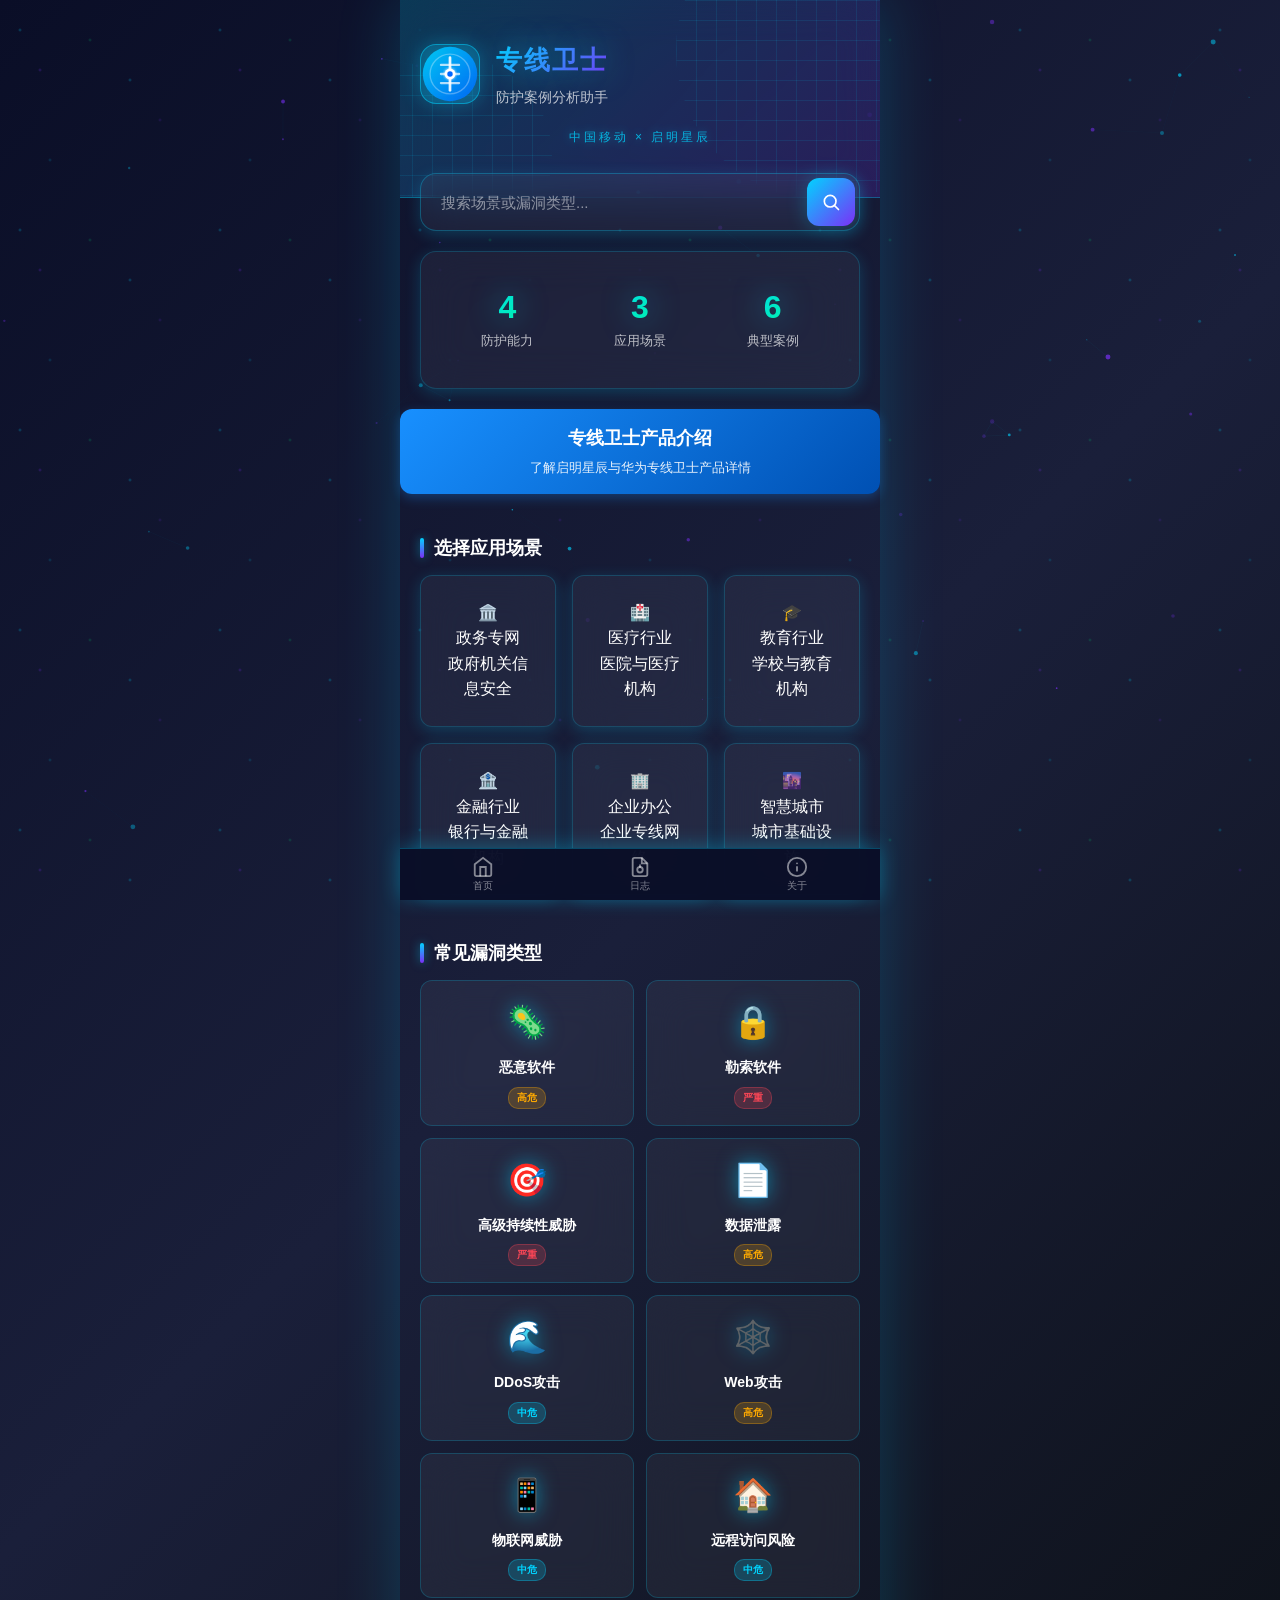
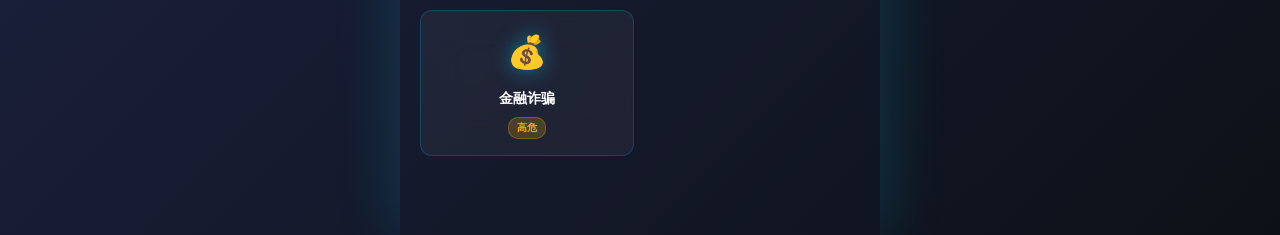
<file: index.html>
<!DOCTYPE html>
<html lang="zh-CN">
<head>
    <meta charset="UTF-8">
    <meta name="viewport" content="width=device-width, initial-scale=1.0, maximum-scale=1.0, user-scalable=no, viewport-fit=cover">
    <meta name="apple-mobile-web-app-capable" content="yes">
    <meta name="apple-mobile-web-app-status-bar-style" content="black-translucent">
    <meta name="theme-color" content="#ffffff">
    <meta name="apple-mobile-web-app-title" content="专线卫士">
    <title>专线卫士 - 防护案例分析助手</title>
    <link rel="stylesheet" href="styles-tech.css">
    <link rel="stylesheet" href="log-analysis-styles.css">
    <link rel="icon" href="data:image/svg+xml,<svg xmlns='http://www.w3.org/2000/svg' viewBox='0 0 100 100'><text y='.9em' font-size='90'>🛡️</text></svg>">
    <style>
        /* 终极适配：确保底部导航栏不被浏览器工具栏遮挡 */
        :root {
            --safe-area-inset-bottom: env(safe-area-inset-bottom, 0px);
            --safe-area-inset-bottom-constant: constant(safe-area-inset-bottom, 0px);
        }
        
        /* 针对不支持env()的浏览器的降级方案 */
        @supports not (padding-bottom: env(safe-area-inset-bottom)) {
            .tab-bar {
                padding-bottom: 60px !important;
            }
            #app {
                padding-bottom: 100px !important;
            }
        }
        
        /* 针对iOS Safari的特殊处理 */
        @supports (-webkit-touch-callout: none) {
            .tab-bar {
                padding-bottom: calc(70px + env(safe-area-inset-bottom, 0px)) !important;
            }
            #app {
                padding-bottom: calc(120px + env(safe-area-inset-bottom, 0px)) !important;
            }
        }
    </style>
</head>
<body>
    <!-- 全局背景装饰 -->
    <div class="bg-decor">
        <div class="bg-orb bg-orb-1"></div>
        <div class="bg-orb bg-orb-2"></div>
        <div class="bg-orb bg-orb-3"></div>
        <div class="bg-grid"></div>
    </div>

    <div id="app">
        <!-- 页面容器 -->
        <div class="page-container">
            <!-- 首页 -->
            <div id="home-page" class="page active">
                <div class="header">
                    <div class="logo-section">
                        <div class="logo-icon">
                            <svg viewBox="0 0 64 64" width="64" height="64">
                                <defs>
                                    <linearGradient id="logoGrad" x1="0%" y1="0%" x2="100%" y2="100%">
                                        <stop offset="0%" style="stop-color:#00d4ff"/>
                                        <stop offset="100%" style="stop-color:#0066ff"/>
                                    </linearGradient>
                                    <filter id="logoGlow">
                                        <feGaussianBlur stdDeviation="2" result="blur"/>
                                        <feComposite in="SourceGraphic" in2="blur" operator="over"/>
                                    </filter>
                                </defs>
                                <circle cx="32" cy="32" r="30" fill="url(#logoGrad)" opacity="0.9"/>
                                <circle cx="32" cy="32" r="22" fill="none" stroke="rgba(255,255,255,0.3)" stroke-width="1.5"/>
                                <path d="M32 14 L32 50" stroke="white" stroke-width="3" stroke-linecap="round" opacity="0.9"/>
                                <path d="M22 22 L42 22" stroke="white" stroke-width="2.5" stroke-linecap="round" opacity="0.7"/>
                                <path d="M22 32 L42 32" stroke="white" stroke-width="2.5" stroke-linecap="round" opacity="0.7"/>
                                <path d="M22 42 L42 42" stroke="white" stroke-width="2.5" stroke-linecap="round" opacity="0.7"/>
                                <circle cx="32" cy="32" r="6" fill="white" filter="url(#logoGlow)"/>
                                <circle cx="32" cy="32" r="3" fill="#0066ff"/>
                            </svg>
                        </div>
                        <div class="logo-text">
                            <h1>专线卫士</h1>
                            <p>防护案例分析助手</p>
                        </div>
                    </div>
                    <div class="subtitle">中国移动 × 启明星辰</div>
                </div>
                
                <div class="search-box">
                    <input type="text" id="search-input" placeholder="搜索场景或漏洞类型...">
                    <button class="search-btn">
                        <svg viewBox="0 0 24 24" width="20" height="20">
                            <circle cx="11" cy="11" r="7" fill="none" stroke="currentColor" stroke-width="2"/>
                            <line x1="16" y1="16" x2="21" y2="21" stroke="currentColor" stroke-width="2" stroke-linecap="round"/>
                        </svg>
                    </button>
                </div>
                
                <div class="quick-stats">
                    <div class="stat-item" onclick="switchTab('solutions')">
                        <span class="stat-num">8</span>
                        <span class="stat-label">防护能力</span>
                    </div>
                    <div class="stat-item" onclick="switchTab('scenarios')">
                        <span class="stat-num">6</span>
                        <span class="stat-label">应用场景</span>
                    </div>
                    <div class="stat-item" onclick="switchTab('cases')">
                        <span class="stat-num">12</span>
                        <span class="stat-label">典型案例</span>
                    </div>
                </div>
                
                <div class="product-button" onclick="window.location.href='product.html'" style="
                    background: linear-gradient(135deg, #1890ff 0%, #0050b3 100%);
                    color: white;
                    padding: 15px;
                    border-radius: 12px;
                    margin: 20px 0;
                    text-align: center;
                    box-shadow: 0 4px 12px rgba(24, 144, 255, 0.3);
                    cursor: pointer;
                ">
                    <div style="font-size: 18px; font-weight: 600; margin-bottom: 5px;">专线卫士产品介绍</div>
                    <div style="font-size: 13px; opacity: 0.9;">了解启明星辰与华为专线卫士产品详情</div>
                </div>
                
                <div class="section-title">
                    <span>选择应用场景</span>
                </div>
                
                <div class="scenario-grid" id="scenario-grid">
                    <!-- 场景卡片将由JS动态生成 -->
                </div>
                
                <div class="section-title">
                    <span>常见漏洞类型</span>
                </div>
                
                <div class="vulnerability-list" id="vulnerability-list">
                    <!-- 漏洞类型将由JS动态生成 -->
                </div>
            </div>
            
            <!-- 场景详情页 -->
            <div id="scenario-page" class="page">
                <div class="page-header">
                    <button class="back-btn" onclick="goBack()">
                        <svg viewBox="0 0 24 24" width="24" height="24">
                            <path d="M15 18l-6-6 6-6" fill="none" stroke="currentColor" stroke-width="2" stroke-linecap="round" stroke-linejoin="round"/>
                        </svg>
                    </button>
                    <h2 id="scenario-title">场景名称</h2>
                </div>
                
                <div class="scenario-info">
                    <div class="info-card">
                        <div class="info-icon">
                            <svg viewBox="0 0 24 24" width="24" height="24">
                                <circle cx="12" cy="12" r="10" fill="none" stroke="#1890ff" stroke-width="2"/>
                                <path d="M12 6v6l4 2" fill="none" stroke="#1890ff" stroke-width="2" stroke-linecap="round"/>
                            </svg>
                        </div>
                        <div class="info-content">
                            <h4>安全挑战</h4>
                            <p id="scenario-challenge">-</p>
                        </div>
                    </div>
                </div>
                
                <div class="section-title">
                    <span>相关漏洞类型</span>
                </div>
                
                <div class="scenario-vulnerabilities" id="scenario-vulnerabilities">
                    <!-- 相关漏洞将由JS动态生成 -->
                </div>
                
                <div class="section-title">
                    <span>防护案例</span>
                </div>
                
                <div class="case-list" id="case-list">
                    <!-- 案例将由JS动态生成 -->
                </div>
                
                <div class="section-title">
                    <span>专线卫士防护方案</span>
                </div>
                
                <div class="solution-card" id="solution-card">
                    <!-- 防护方案将由JS动态生成 -->
                </div>
            </div>
            
            <!-- 案例详情页 -->
            <div id="case-page" class="page">
                <div class="page-header">
                    <button class="back-btn" onclick="goBack()">
                        <svg viewBox="0 0 24 24" width="24" height="24">
                            <path d="M15 18l-6-6 6-6" fill="none" stroke="currentColor" stroke-width="2" stroke-linecap="round" stroke-linejoin="round"/>
                        </svg>
                    </button>
                    <h2>案例详情</h2>
                </div>
                
                <div class="case-detail" id="case-detail">
                    <!-- 案例详情将由JS动态生成 -->
                </div>
            </div>
            
            <!-- 漏洞详情页 -->
            <div id="vuln-page" class="page">
                <div class="page-header">
                    <button class="back-btn" onclick="goBack()">
                        <svg viewBox="0 0 24 24" width="24" height="24">
                            <path d="M15 18l-6-6 6-6" fill="none" stroke="currentColor" stroke-width="2" stroke-linecap="round" stroke-linejoin="round"/>
                        </svg>
                    </button>
                    <h2 id="vuln-title">漏洞类型</h2>
                </div>
                
                <div class="vuln-detail" id="vuln-detail">
                    <!-- 漏洞详情将由JS动态生成 -->
                </div>
            </div>
            
            <!-- 场景列表页（独立） -->
            <div id="scenarios-page" class="page">
                <div class="page-header">
                    <button class="back-btn" onclick="goBack()">
                        <svg viewBox="0 0 24 24" width="24" height="24">
                            <path d="M15 18l-6-6 6-6" fill="none" stroke="currentColor" stroke-width="2" stroke-linecap="round" stroke-linejoin="round"/>
                        </svg>
                    </button>
                    <div class="page-title">
                        <h2>应用场景</h2>
                        <p>选择行业场景，查看防护案例</p>
                    </div>
                </div>
                <div class="scenario-list-page" id="scenario-list-page">
                    <!-- 场景列表将由JS动态生成 -->
                </div>
            </div>
            
            <!-- 漏洞列表页（独立） -->
            <div id="vulns-page" class="page">
                <div class="page-header">
                    <button class="back-btn" onclick="goBack()">
                        <svg viewBox="0 0 24 24" width="24" height="24">
                            <path d="M15 18l-6-6 6-6" fill="none" stroke="currentColor" stroke-width="2" stroke-linecap="round" stroke-linejoin="round"/>
                        </svg>
                    </button>
                    <div class="page-title">
                        <h2>漏洞类型</h2>
                        <p>了解常见安全威胁与防护方案</p>
                    </div>
                </div>
                <div class="vuln-list-page" id="vuln-list-page">
                    <!-- 漏洞列表将由JS动态生成 -->
                </div>
            </div>
            
            <!-- 防护能力页面 -->
            <div id="solutions-page" class="page">
                <div class="page-header">
                    <button class="back-btn" onclick="goBack()">
                        <svg viewBox="0 0 24 24" width="24" height="24">
                            <path d="M15 18l-6-6 6-6" fill="none" stroke="currentColor" stroke-width="2" stroke-linecap="round" stroke-linejoin="round"/>
                        </svg>
                    </button>
                    <div class="page-title">
                        <h2>防护能力</h2>
                        <p>专线卫士八大核心防护能力</p>
                    </div>
                </div>
                <div class="solutions-list" id="solutions-list">
                    <!-- 防护能力列表将由JS动态生成 -->
                </div>
            </div>
            
            <!-- 典型案例页面 -->
            <div id="cases-page" class="page">
                <div class="page-header">
                    <button class="back-btn" onclick="goBack()">
                        <svg viewBox="0 0 24 24" width="24" height="24">
                            <path d="M15 18l-6-6 6-6" fill="none" stroke="currentColor" stroke-width="2" stroke-linecap="round" stroke-linejoin="round"/>
                        </svg>
                    </button>
                    <div class="page-title">
                        <h2>典型案例</h2>
                        <p>各行业安全防护成功案例</p>
                    </div>
                </div>
                <div class="cases-list" id="cases-list">
                    <!-- 典型案例列表将由JS动态生成 -->
                </div>
            </div>
            
            <!-- 关于页面 -->
            <div id="about-page" class="page">
                <div class="page-header">
                    <button class="back-btn" onclick="goBack()">
                        <svg viewBox="0 0 24 24" width="24" height="24">
                            <path d="M15 18l-6-6 6-6" fill="none" stroke="currentColor" stroke-width="2" stroke-linecap="round" stroke-linejoin="round"/>
                        </svg>
                    </button>
                    <div class="page-title">
                        <h2>关于</h2>
                        <p>产品信息与相关协议</p>
                    </div>
                </div>
                <div class="about-content" id="about-content">
                    <!-- 关于页面内容将由JS动态生成 -->
                </div>
            </div>
            
            <!-- 案例详情页 -->
            <div id="case-detail-page" class="page">
                <div class="page-header">
                    <button class="back-btn" onclick="goBack()">
                        <svg viewBox="0 0 24 24" width="24" height="24">
                            <path d="M15 18l-6-6 6-6" fill="none" stroke="currentColor" stroke-width="2" stroke-linecap="round" stroke-linejoin="round"/>
                        </svg>
                    </button>
                    <div class="page-title">
                        <h2>案例详情</h2>
                        <p>查看完整案例信息</p>
                    </div>
                </div>
                <div class="case-detail-content" id="case-detail-content">
                    <!-- 案例详情内容将由JS动态生成 -->
                </div>
            </div>
            
            <!-- 日志分析页面 -->
            <div id="log-analysis-page" class="page">
                <div class="page-header">
                    <button class="back-btn" onclick="goBack()">
                        <svg viewBox="0 0 24 24" width="24" height="24">
                            <path d="M15 18l-6-6 6-6" fill="none" stroke="currentColor" stroke-width="2" stroke-linecap="round" stroke-linejoin="round"/>
                        </svg>
                    </button>
                    <div class="page-title">
                        <h2>日志分析</h2>
                        <p>上传日志，智能分析安全威胁</p>
                    </div>
                </div>
                <div class="log-analysis-content" id="log-analysis-content">
                    <!-- 日志分析内容将由JS动态生成 -->
                </div>
            </div>

            <!-- 协议详情页 -->
            <div id="agreement-page" class="page">
                <div class="page-header">
                    <button class="back-btn" onclick="goBack()">
                        <svg viewBox="0 0 24 24" width="24" height="24">
                            <path d="M15 18l-6-6 6-6" fill="none" stroke="currentColor" stroke-width="2" stroke-linecap="round" stroke-linejoin="round"/>
                        </svg>
                    </button>
                    <div class="page-title">
                        <h2 id="agreement-title">协议详情</h2>
                    </div>
                </div>
                <div class="agreement-content" id="agreement-content">
                    <!-- 协议内容将由JS动态生成 -->
                </div>
            </div>
            
            <!-- 证书详情页 -->
            <div id="certificate-page" class="page">
                <div class="page-header">
                    <button class="back-btn" onclick="goBack()">
                        <svg viewBox="0 0 24 24" width="24" height="24">
                            <path d="M15 18l-6-6 6-6" fill="none" stroke="currentColor" stroke-width="2" stroke-linecap="round" stroke-linejoin="round"/>
                        </svg>
                    </button>
                    <div class="page-title">
                        <h2 id="certificate-title">证书详情</h2>
                    </div>
                </div>
                <div class="certificate-content" id="certificate-content">
                    <!-- 证书内容将由JS动态生成 -->
                </div>
            </div>
            
        </div>
        
        <!-- 底部导航 -->
        <div class="tab-bar">
            <div class="tab-item" data-page="home" onclick="switchTab('home')">
                <svg viewBox="0 0 24 24" width="24" height="24">
                    <path d="M3 9l9-7 9 7v11a2 2 0 01-2 2H5a2 2 0 01-2-2V9z" fill="none" stroke="currentColor" stroke-width="2"/>
                    <polyline points="9,22 9,12 15,12 15,22" fill="none" stroke="currentColor" stroke-width="2"/>
                </svg>
                <span>首页</span>
            </div>
            <div class="tab-item" data-page="log-analysis" onclick="switchTab('log-analysis')">
                <svg viewBox="0 0 24 24" width="24" height="24">
                    <path d="M14 2H6a2 2 0 00-2 2v16a2 2 0 002 2h12a2 2 0 002-2V8z" fill="none" stroke="currentColor" stroke-width="2"/>
                    <polyline points="14,2 14,8 20,8" fill="none" stroke="currentColor" stroke-width="2"/>
                    <circle cx="12" cy="15" r="3" fill="none" stroke="currentColor" stroke-width="2"/>
                    <line x1="12" y1="12" x2="12" y2="10" stroke="currentColor" stroke-width="2" stroke-linecap="round"/>
                </svg>
                <span>日志</span>
            </div>
            <div class="tab-item" data-page="about" onclick="switchTab('about')">
                <svg viewBox="0 0 24 24" width="24" height="24">
                    <circle cx="12" cy="12" r="10" fill="none" stroke="currentColor" stroke-width="2"/>
                    <path d="M12 16v-4M12 8h.01" fill="none" stroke="currentColor" stroke-width="2" stroke-linecap="round"/>
                </svg>
                <span>关于</span>
            </div>
        </div>
    </div>

    <script src="app.js"></script>
    <script src="effects.js"></script>
</body>
</html>
</file>
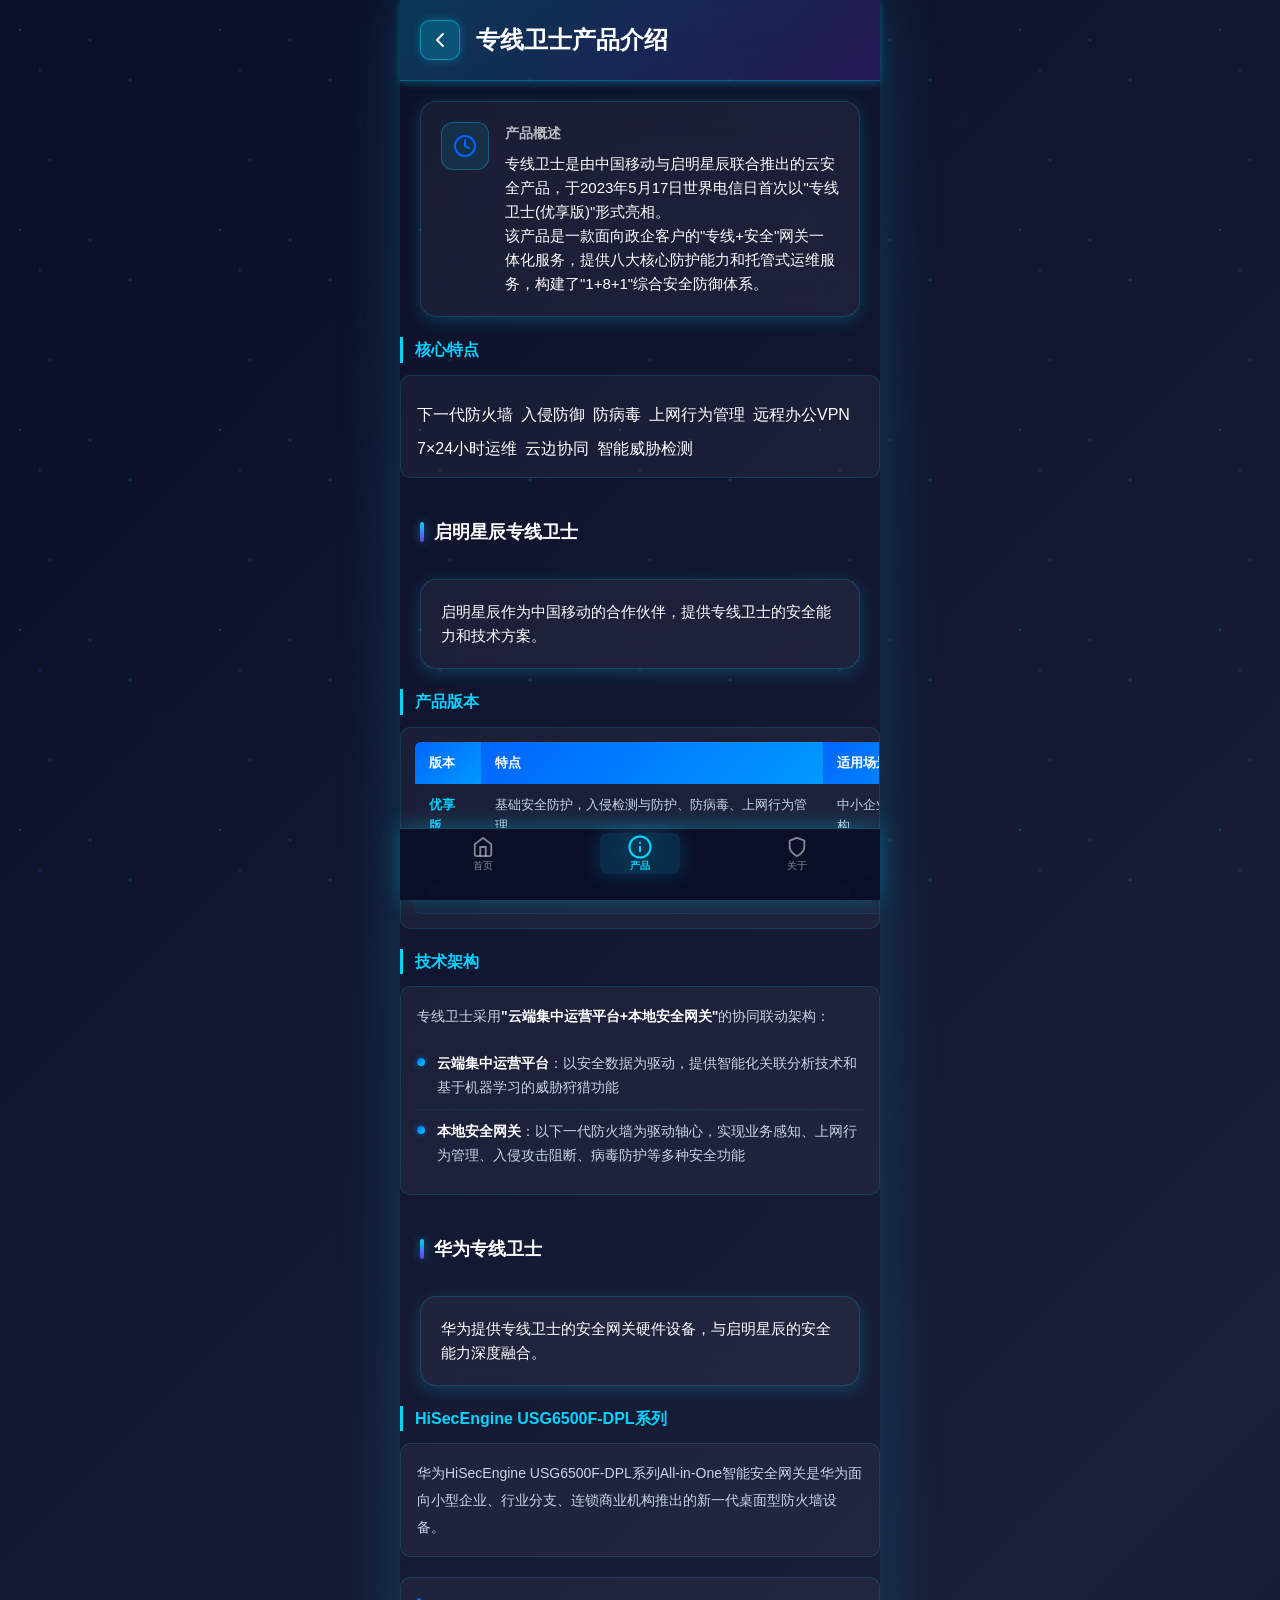
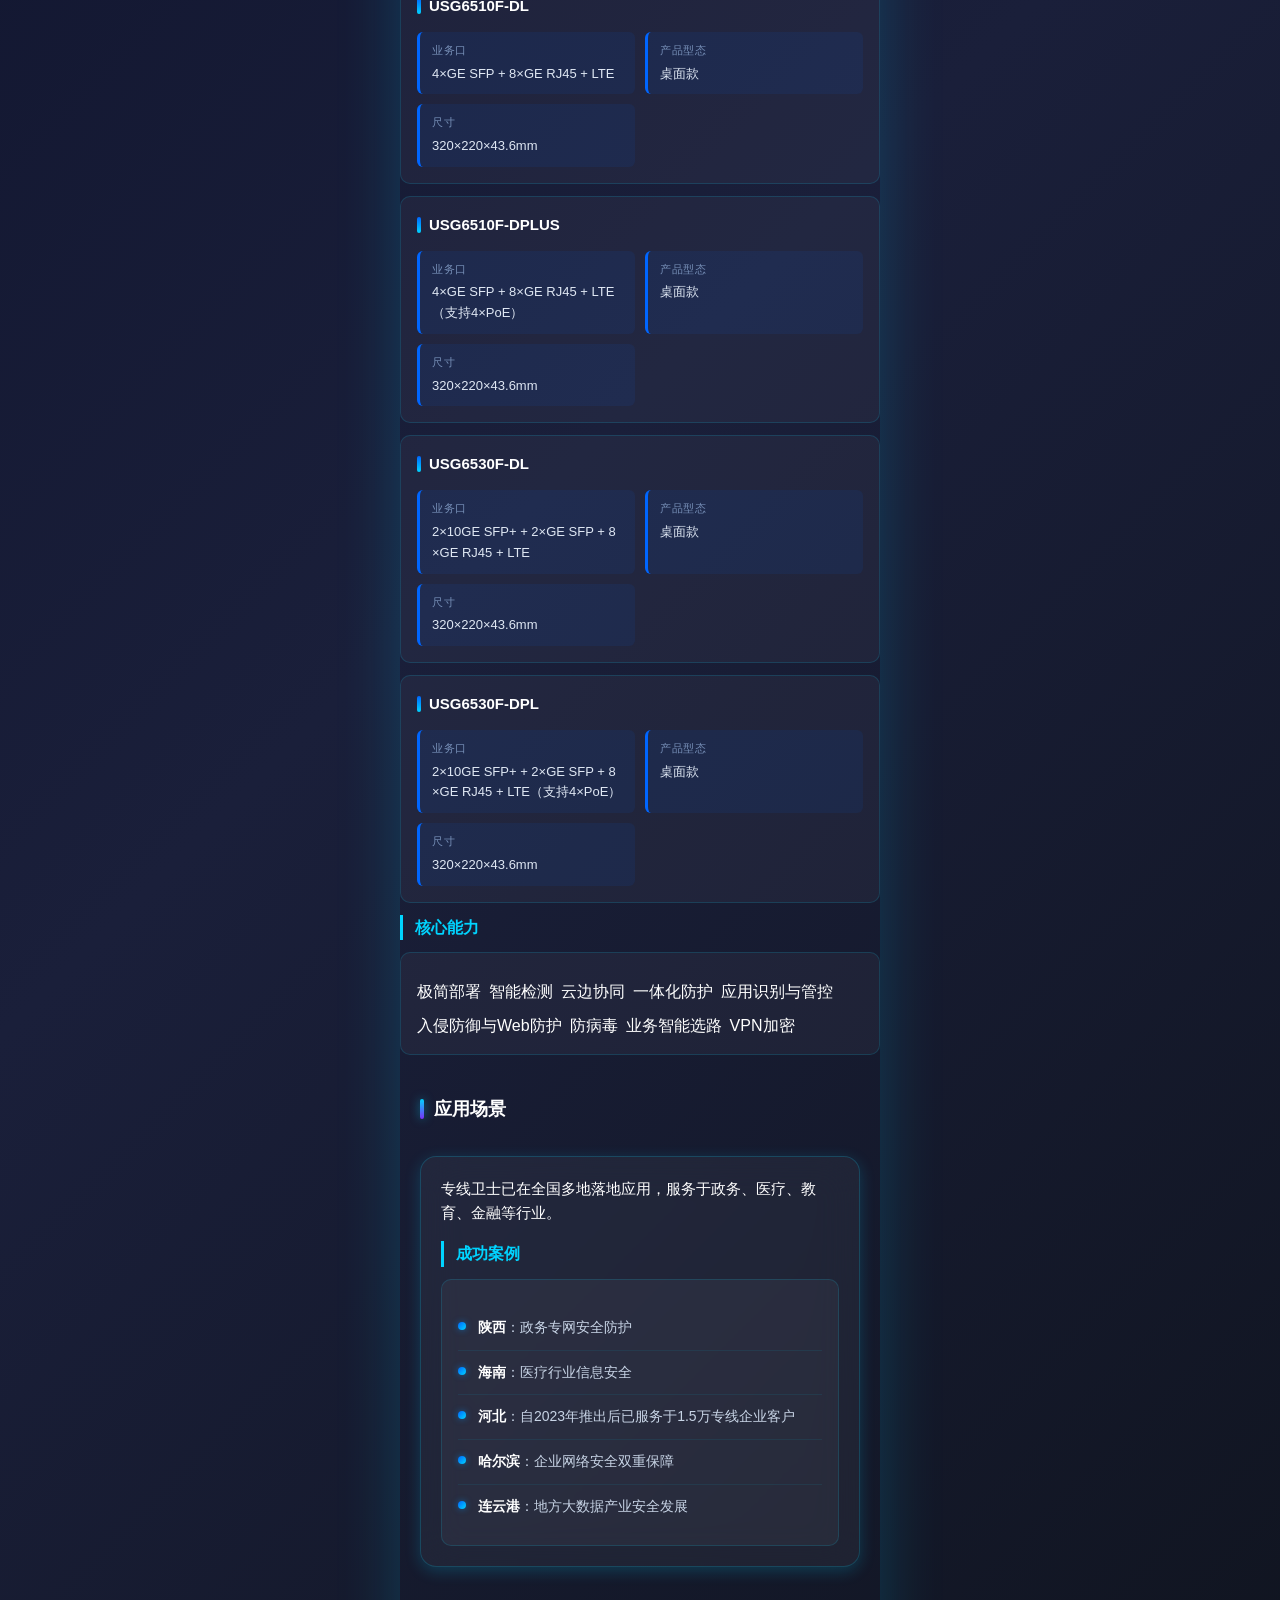
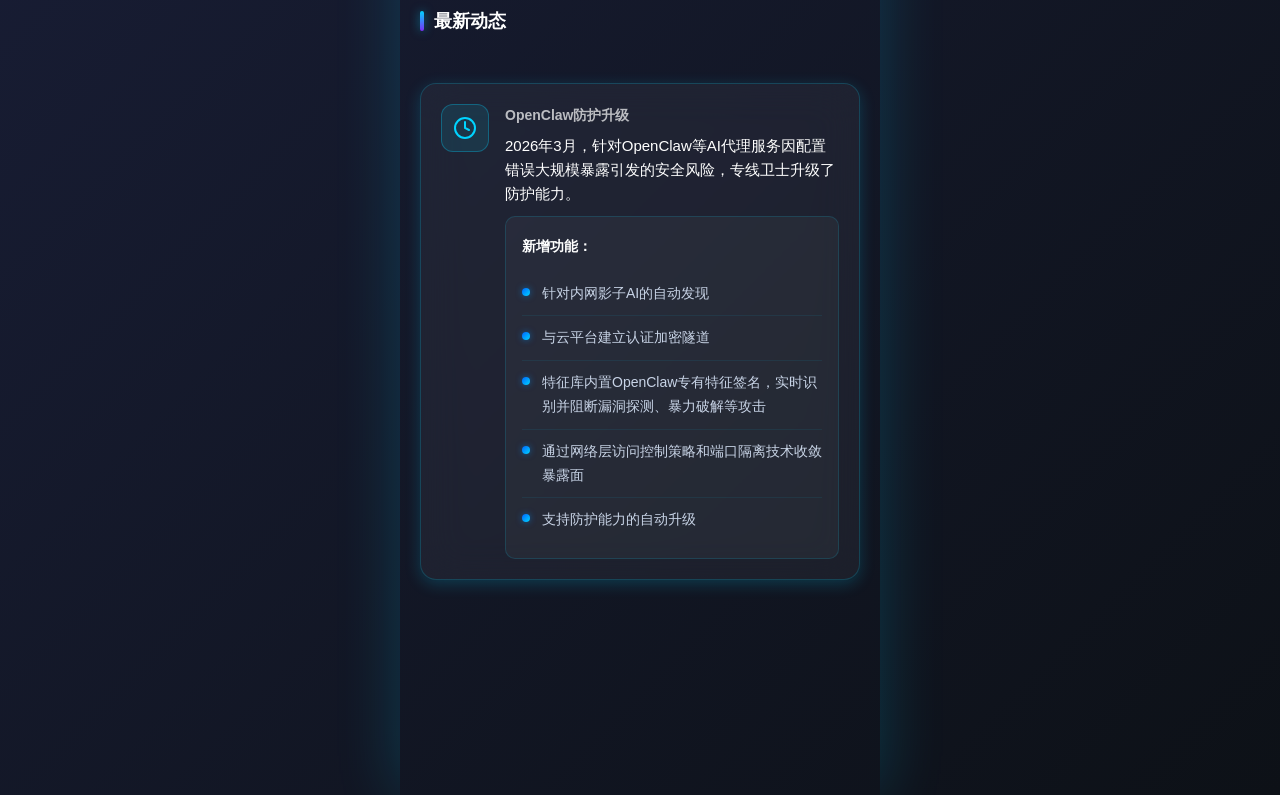
<file: product.html>
<!DOCTYPE html>
<html lang="zh-CN">
<head>
    <meta charset="UTF-8">
    <meta name="viewport" content="width=device-width, initial-scale=1.0, maximum-scale=1.0, user-scalable=no, viewport-fit=cover">
    <meta name="apple-mobile-web-app-capable" content="yes">
    <meta name="apple-mobile-web-app-status-bar-style" content="black-translucent">
    <meta name="theme-color" content="#ffffff">
    <meta name="apple-mobile-web-app-title" content="专线卫士">
    <title>专线卫士 - 产品介绍</title>
    <link rel="stylesheet" href="styles-tech.css">
    <link rel="stylesheet" href="log-analysis-styles.css">
    <link rel="icon" href="data:image/svg+xml,<svg xmlns='http://www.w3.org/2000/svg' viewBox='0 0 100 100'><text y='.9em' font-size='90'>🛡️</text></svg>">
    <style>
        /* 产品页面特定样式 - 适配深色主题 */
        .content-section {
            margin-bottom: 20px;
        }

        .content-section h4 {
            color: #00d4ff;
            font-size: 16px;
            font-weight: 600;
            margin: 0 0 12px 0;
            padding-left: 12px;
            border-left: 3px solid #00d4ff;
        }

        .content-body {
            background: rgba(255, 255, 255, 0.04);
            border: 1px solid rgba(0, 212, 255, 0.15);
            border-radius: 10px;
            padding: 16px;
            margin-top: 10px;
        }

        .content-body p {
            color: #c8d4e6;
            line-height: 1.9;
            margin: 0 0 12px 0;
            font-size: 14px;
        }

        .content-body p:last-child {
            margin-bottom: 0;
        }

        .content-body ul {
            list-style: none;
            padding: 0;
            margin: 10px 0 0 0;
        }

        .content-body ul li {
            position: relative;
            padding: 10px 0 10px 20px;
            color: #c8d4e6;
            line-height: 1.7;
            font-size: 14px;
            border-bottom: 1px solid rgba(0, 212, 255, 0.08);
        }

        .content-body ul li:last-child {
            border-bottom: none;
        }

        .content-body ul li::before {
            content: '';
            position: absolute;
            left: 0;
            top: 16px;
            width: 8px;
            height: 8px;
            background: linear-gradient(135deg, #0066ff, #00d4ff);
            border-radius: 50%;
            box-shadow: 0 0 6px rgba(0, 150, 255, 0.5);
        }

        .content-body strong {
            color: #ffffff;
            font-weight: 600;
        }

        /* 表格容器 */
        .table-wrapper {
            background: rgba(255, 255, 255, 0.04);
            border: 1px solid rgba(0, 212, 255, 0.15);
            border-radius: 10px;
            padding: 14px;
            margin-top: 10px;
            overflow-x: auto;
        }

        .product-table {
            width: 100%;
            border-collapse: separate;
            border-spacing: 0;
            font-size: 13px;
            min-width: 550px;
        }

        .product-table th {
            background: linear-gradient(135deg, #0066ff 0%, #0099ff 100%);
            color: white;
            padding: 11px 14px;
            text-align: left;
            font-weight: 600;
            font-size: 13px;
        }

        .product-table th:first-child {
            border-radius: 6px 0 0 0;
        }

        .product-table th:last-child {
            border-radius: 0 6px 0 0;
        }

        .product-table td {
            padding: 11px 14px;
            color: #c8d4e6;
            border-bottom: 1px solid rgba(0, 212, 255, 0.1);
            vertical-align: top;
            line-height: 1.6;
            font-size: 13px;
        }

        .product-table tr:last-child td:first-child {
            border-radius: 0 0 0 6px;
        }

        .product-table tr:last-child td:last-child {
            border-radius: 0 0 6px 0;
        }

        .product-table tr:nth-child(even) td {
            background: rgba(0, 212, 255, 0.03);
        }

        .product-table tr:hover td {
            background: rgba(0, 150, 255, 0.08);
        }

        .product-table strong {
            color: #00d4ff;
            font-weight: 600;
        }

        /* 模型卡片 */
        .model-card {
            background: rgba(255, 255, 255, 0.04);
            border: 1px solid rgba(0, 212, 255, 0.15);
            border-radius: 10px;
            padding: 16px;
            margin-bottom: 12px;
            transition: all 0.25s ease;
        }

        .model-card:hover {
            background: rgba(255, 255, 255, 0.07);
            border-color: rgba(0, 212, 255, 0.35);
            transform: translateY(-2px);
        }

        .model-card h4 {
            color: #ffffff;
            margin-bottom: 14px;
            font-size: 15px;
            font-weight: 600;
            display: flex;
            align-items: center;
            gap: 8px;
        }

        .model-card h4::before {
            content: '';
            display: inline-block;
            width: 4px;
            height: 16px;
            background: linear-gradient(180deg, #0066ff, #00d4ff);
            border-radius: 2px;
        }

        .model-specs {
            display: grid;
            grid-template-columns: repeat(auto-fill, minmax(180px, 1fr));
            gap: 10px;
        }

        .spec-item {
            background: rgba(0, 102, 255, 0.08);
            padding: 10px 12px;
            border-radius: 6px;
            border-left: 3px solid #0066ff;
        }

        .spec-label {
            font-size: 11px;
            color: #7890b8;
            text-transform: uppercase;
            letter-spacing: 0.5px;
            margin-bottom: 4px;
        }

        .spec-value {
            font-size: 13px;
            font-weight: 500;
            color: #e0e8f4;
            word-break: break-all;
        }

        /* 标签组容器 */
        .tags-wrapper {
            display: flex;
            flex-wrap: wrap;
            gap: 8px;
            margin-top: 10px;
        }
    </style>
</head>
<body>
    <!-- 全局背景装饰 -->
    <div class="bg-decor">
        <div class="bg-orb bg-orb-1"></div>
        <div class="bg-orb bg-orb-2"></div>
        <div class="bg-orb bg-orb-3"></div>
        <div class="bg-grid"></div>
    </div>

    <div id="app">
        <div class="page-container">
            <div class="page active" style="display: block; padding-bottom: 100px;">
                <div class="page-header">
                    <button class="back-btn" onclick="goBack()">
                        <svg viewBox="0 0 24 24" width="24" height="24">
                            <path d="M15 18l-6-6 6-6" fill="none" stroke="currentColor" stroke-width="2" stroke-linecap="round" stroke-linejoin="round"/>
                        </svg>
                    </button>
                    <h2>专线卫士产品介绍</h2>
                </div>
                
                <!-- 产品概述 -->
                <div class="scenario-info">
                    <div class="info-card">
                        <div class="info-icon">
                            <svg viewBox="0 0 24 24" width="24" height="24">
                                <circle cx="12" cy="12" r="10" fill="none" stroke="#0066ff" stroke-width="2"/>
                                <path d="M12 6v6l4 2" fill="none" stroke="#0066ff" stroke-width="2" stroke-linecap="round"/>
                            </svg>
                        </div>
                        <div class="info-content">
                            <h4>产品概述</h4>
                            <p>专线卫士是由中国移动与启明星辰联合推出的云安全产品，于2023年5月17日世界电信日首次以"专线卫士(优享版)"形式亮相。</p>
                            <p>该产品是一款面向政企客户的"专线+安全"网关一体化服务，提供八大核心防护能力和托管式运维服务，构建了"1+8+1"综合安全防御体系。</p>
                        </div>
                    </div>
                </div>
                
                <div class="content-section">
                    <h4>核心特点</h4>
                    <div class="content-body">
                        <div class="tags-wrapper">
                            <span class="feature-tag">下一代防火墙</span>
                            <span class="feature-tag">入侵防御</span>
                            <span class="feature-tag">防病毒</span>
                            <span class="feature-tag">上网行为管理</span>
                            <span class="feature-tag">远程办公VPN</span>
                            <span class="feature-tag">7×24小时运维</span>
                            <span class="feature-tag">云边协同</span>
                            <span class="feature-tag">智能威胁检测</span>
                        </div>
                    </div>
                </div>
                
                <!-- 启明星辰专线卫士 -->
                <div class="section-title">
                    <span>启明星辰专线卫士</span>
                </div>
                
                <div class="scenario-info">
                    <div class="info-card">
                        <div class="info-content">
                            <p>启明星辰作为中国移动的合作伙伴，提供专线卫士的安全能力和技术方案。</p>
                        </div>
                    </div>
                </div>
                
                <div class="content-section">
                    <h4>产品版本</h4>
                    <div class="table-wrapper">
                        <table class="product-table">
                            <thead>
                                <tr>
                                    <th>版本</th>
                                    <th>特点</th>
                                    <th>适用场景</th>
                                </tr>
                            </thead>
                            <tbody>
                                <tr>
                                    <td><strong>优享版</strong></td>
                                    <td>基础安全防护，入侵检测与防护、防病毒、上网行为管理</td>
                                    <td>中小企业、分支机构</td>
                                </tr>
                                <tr>
                                    <td><strong>增强版</strong></td>
                                    <td>高级威胁检测、AI智能分析、云边端全面防护</td>
                                    <td>大型企业、政府机构</td>
                                </tr>
                            </tbody>
                        </table>
                    </div>
                </div>

                <div class="content-section">
                    <h4>技术架构</h4>
                    <div class="content-body">
                        <p>专线卫士采用<strong>"云端集中运营平台+本地安全网关"</strong>的协同联动架构：</p>
                        <ul>
                            <li><strong>云端集中运营平台</strong>：以安全数据为驱动，提供智能化关联分析技术和基于机器学习的威胁狩猎功能</li>
                            <li><strong>本地安全网关</strong>：以下一代防火墙为驱动轴心，实现业务感知、上网行为管理、入侵攻击阻断、病毒防护等多种安全功能</li>
                        </ul>
                    </div>
                </div>
                
                <!-- 华为专线卫士 -->
                <div class="section-title">
                    <span>华为专线卫士</span>
                </div>
                
                <div class="scenario-info">
                    <div class="info-card">
                        <div class="info-content">
                            <p>华为提供专线卫士的安全网关硬件设备，与启明星辰的安全能力深度融合。</p>
                        </div>
                    </div>
                </div>
                
                <div class="content-section">
                    <h4>HiSecEngine USG6500F-DPL系列</h4>
                    <div class="content-body">
                        <p>华为HiSecEngine USG6500F-DPL系列All-in-One智能安全网关是华为面向小型企业、行业分支、连锁商业机构推出的新一代桌面型防火墙设备。</p>
                    </div>
                </div>
                
                <div class="model-card">
                    <h4>USG6510F-DL</h4>
                    <div class="model-specs">
                        <div class="spec-item">
                            <div class="spec-label">业务口</div>
                            <div class="spec-value">4×GE SFP + 8×GE RJ45 + LTE</div>
                        </div>
                        <div class="spec-item">
                            <div class="spec-label">产品型态</div>
                            <div class="spec-value">桌面款</div>
                        </div>
                        <div class="spec-item">
                            <div class="spec-label">尺寸</div>
                            <div class="spec-value">320×220×43.6mm</div>
                        </div>
                    </div>
                </div>
                
                <div class="model-card">
                    <h4>USG6510F-DPLUS</h4>
                    <div class="model-specs">
                        <div class="spec-item">
                            <div class="spec-label">业务口</div>
                            <div class="spec-value">4×GE SFP + 8×GE RJ45 + LTE（支持4×PoE）</div>
                        </div>
                        <div class="spec-item">
                            <div class="spec-label">产品型态</div>
                            <div class="spec-value">桌面款</div>
                        </div>
                        <div class="spec-item">
                            <div class="spec-label">尺寸</div>
                            <div class="spec-value">320×220×43.6mm</div>
                        </div>
                    </div>
                </div>
                
                <div class="model-card">
                    <h4>USG6530F-DL</h4>
                    <div class="model-specs">
                        <div class="spec-item">
                            <div class="spec-label">业务口</div>
                            <div class="spec-value">2×10GE SFP+ + 2×GE SFP + 8×GE RJ45 + LTE</div>
                        </div>
                        <div class="spec-item">
                            <div class="spec-label">产品型态</div>
                            <div class="spec-value">桌面款</div>
                        </div>
                        <div class="spec-item">
                            <div class="spec-label">尺寸</div>
                            <div class="spec-value">320×220×43.6mm</div>
                        </div>
                    </div>
                </div>
                
                <div class="model-card">
                    <h4>USG6530F-DPL</h4>
                    <div class="model-specs">
                        <div class="spec-item">
                            <div class="spec-label">业务口</div>
                            <div class="spec-value">2×10GE SFP+ + 2×GE SFP + 8×GE RJ45 + LTE（支持4×PoE）</div>
                        </div>
                        <div class="spec-item">
                            <div class="spec-label">产品型态</div>
                            <div class="spec-value">桌面款</div>
                        </div>
                        <div class="spec-item">
                            <div class="spec-label">尺寸</div>
                            <div class="spec-value">320×220×43.6mm</div>
                        </div>
                    </div>
                </div>
                
                <div class="content-section">
                    <h4>核心能力</h4>
                    <div class="content-body">
                        <div class="tags-wrapper">
                            <span class="feature-tag">极简部署</span>
                            <span class="feature-tag">智能检测</span>
                            <span class="feature-tag">云边协同</span>
                            <span class="feature-tag">一体化防护</span>
                            <span class="feature-tag">应用识别与管控</span>
                            <span class="feature-tag">入侵防御与Web防护</span>
                            <span class="feature-tag">防病毒</span>
                            <span class="feature-tag">业务智能选路</span>
                            <span class="feature-tag">VPN加密</span>
                        </div>
                    </div>
                </div>
                
                <!-- 应用场景 -->
                <div class="section-title">
                    <span>应用场景</span>
                </div>
                
                <div class="scenario-info">
                    <div class="info-card">
                        <div class="info-content">
                            <p>专线卫士已在全国多地落地应用，服务于政务、医疗、教育、金融等行业。</p>

                            <div class="content-section" style="margin-top: 16px; margin-bottom: 0;">
                                <h4>成功案例</h4>
                                <div class="content-body" style="margin-top: 10px;">
                                    <ul>
                                        <li><strong>陕西</strong>：政务专网安全防护</li>
                                        <li><strong>海南</strong>：医疗行业信息安全</li>
                                        <li><strong>河北</strong>：自2023年推出后已服务于1.5万专线企业客户</li>
                                        <li><strong>哈尔滨</strong>：企业网络安全双重保障</li>
                                        <li><strong>连云港</strong>：地方大数据产业安全发展</li>
                                    </ul>
                                </div>
                            </div>
                        </div>
                    </div>
                </div>
                
                <!-- 最新动态 -->
                <div class="section-title">
                    <span>最新动态</span>
                </div>
                
                <div class="scenario-info" style="margin: 15px 0;">
                    <div class="info-card">
                        <div class="info-icon">
                            <svg viewBox="0 0 24 24" width="24" height="24">
                                <circle cx="12" cy="12" r="10" fill="none" stroke="#00d4ff" stroke-width="2"/>
                                <path d="M12 6v6l4 2" fill="none" stroke="#00d4ff" stroke-width="2" stroke-linecap="round"/>
                            </svg>
                        </div>
                        <div class="info-content">
                            <h4>OpenClaw防护升级</h4>
                            <p>2026年3月，针对OpenClaw等AI代理服务因配置错误大规模暴露引发的安全风险，专线卫士升级了防护能力。</p>
                            <div class="content-body">
                                <p><strong>新增功能：</strong></p>
                                <ul>
                                    <li>针对内网影子AI的自动发现</li>
                                    <li>与云平台建立认证加密隧道</li>
                                    <li>特征库内置OpenClaw专有特征签名，实时识别并阻断漏洞探测、暴力破解等攻击</li>
                                    <li>通过网络层访问控制策略和端口隔离技术收敛暴露面</li>
                                    <li>支持防护能力的自动升级</li>
                                </ul>
                            </div>
                        </div>
                    </div>
                </div>
            </div>
        </div>
        
        <!-- 底部导航 -->
        <div class="tab-bar">
            <div class="tab-item" data-page="home" onclick="window.location.href='index.html'">
                <svg viewBox="0 0 24 24" width="24" height="24">
                    <path d="M3 9l9-7 9 7v11a2 2 0 01-2 2H5a2 2 0 01-2-2V9z" fill="none" stroke="currentColor" stroke-width="2"/>
                    <polyline points="9,22 9,12 15,12 15,22" fill="none" stroke="currentColor" stroke-width="2"/>
                </svg>
                <span>首页</span>
            </div>
            <div class="tab-item active" data-page="product">
                <svg viewBox="0 0 24 24" width="24" height="24">
                    <circle cx="12" cy="12" r="10" fill="none" stroke="currentColor" stroke-width="2"/>
                    <path d="M12 16v-4M12 8h.01" fill="none" stroke="currentColor" stroke-width="2" stroke-linecap="round"/>
                </svg>
                <span>产品</span>
            </div>
            <div class="tab-item" data-page="about" onclick="window.location.href='index.html#about'">
                <svg viewBox="0 0 24 24" width="24" height="24">
                    <path d="M12 22s8-4 8-10V5l-8-3-8 3v7c0 6 8 10 8 10z" fill="none" stroke="currentColor" stroke-width="2"/>
                </svg>
                <span>关于</span>
            </div>
        </div>
    </div>
    
    <script>
        function goBack() {
            window.location.href = 'index.html';
        }
    </script>
</body>
</html>
</file>
<file: styles-tech.css>
/* 科技感主题样式 - 专线卫士 */

/* 全局样式重置 */
* {
    margin: 0;
    padding: 0;
    box-sizing: border-box;
    -webkit-tap-highlight-color: transparent;
}

:root {
    /* 科技感配色 */
    --primary-color: #00d4ff;
    --primary-dark: #0099cc;
    --primary-light: rgba(0, 212, 255, 0.1);
    --secondary-color: #7b2ff7;
    --accent-color: #00ff88;
    
    /* 背景色 */
    --bg-gradient-start: #0a0e27;
    --bg-gradient-mid: #1a1f3a;
    --bg-gradient-end: #0d1117;
    
    /* 卡片背景 */
    --card-bg: rgba(255, 255, 255, 0.05);
    --card-border: rgba(255, 255, 255, 0.1);
    
    /* 文字颜色 */
    --text-primary: #ffffff;
    --text-secondary: rgba(255, 255, 255, 0.7);
    --text-tertiary: rgba(255, 255, 255, 0.5);
    
    /* 功能色 */
    --success-color: #00ff88;
    --warning-color: #ffaa00;
    --danger-color: #ff4757;
    
    /* 阴影 */
    --shadow-sm: 0 2px 8px rgba(0, 212, 255, 0.2);
    --shadow-md: 0 4px 16px rgba(0, 212, 255, 0.3);
    --shadow-lg: 0 8px 32px rgba(0, 212, 255, 0.4);
    
    /* 圆角 */
    --border-radius: 16px;
    --border-radius-sm: 12px;
    
    /* 过渡 */
    --transition: all 0.3s cubic-bezier(0.4, 0, 0.2, 1);
}

body {
    font-family: -apple-system, BlinkMacSystemFont, 'Segoe UI', 'PingFang SC', 'Hiragino Sans GB', 'Microsoft YaHei', sans-serif;
    background: linear-gradient(135deg, var(--bg-gradient-start) 0%, var(--bg-gradient-mid) 50%, var(--bg-gradient-end) 100%);
    color: var(--text-primary);
    line-height: 1.6;
    min-height: 100vh;
    overflow-x: hidden;
    -webkit-font-smoothing: antialiased;
    position: relative;
}

/* 粒子背景 */
body::before {
    content: '';
    position: fixed;
    top: 0;
    left: 0;
    width: 100%;
    height: 100%;
    background-image: 
        radial-gradient(2px 2px at 20px 30px, rgba(0, 212, 255, 0.3), transparent),
        radial-gradient(2px 2px at 40px 70px, rgba(123, 47, 247, 0.3), transparent),
        radial-gradient(2px 2px at 50px 160px, rgba(0, 212, 255, 0.2), transparent),
        radial-gradient(2px 2px at 90px 40px, rgba(0, 255, 136, 0.2), transparent),
        radial-gradient(2px 2px at 130px 80px, rgba(0, 212, 255, 0.3), transparent),
        radial-gradient(2px 2px at 160px 120px, rgba(123, 47, 247, 0.2), transparent);
    background-size: 200px 200px;
    animation: particleMove 20s linear infinite;
    pointer-events: none;
    z-index: 0;
}

@keyframes particleMove {
    0% {
        transform: translate(0, 0);
    }
    100% {
        transform: translate(-200px, -200px);
    }
}

#app {
    min-height: 100vh;
    padding-bottom: 80px;
    max-width: 480px;
    margin: 0 auto;
    position: relative;
    z-index: 1;
    background: transparent;
}

/* 页面容器 */
.page-container {
    min-height: 100vh;
    position: relative;
}

.page {
    display: none;
    animation: fadeIn 0.3s ease;
}

.page.active {
    display: block;
}

@keyframes fadeIn {
    from {
        opacity: 0;
        transform: translateY(10px);
    }
    to {
        opacity: 1;
        transform: translateY(0);
    }
}

/* 首页头部 - 科技感设计 */
.header {
    background: linear-gradient(135deg, rgba(0, 212, 255, 0.2) 0%, rgba(123, 47, 247, 0.2) 100%);
    backdrop-filter: blur(20px);
    -webkit-backdrop-filter: blur(20px);
    padding: 40px 20px 50px;
    color: white;
    position: relative;
    overflow: hidden;
    border-bottom: 1px solid rgba(0, 212, 255, 0.3);
}

.header::before {
    content: '';
    position: absolute;
    top: -50%;
    right: -20%;
    width: 300px;
    height: 300px;
    background: radial-gradient(circle, rgba(0, 212, 255, 0.3), transparent);
    border-radius: 50%;
    animation: float 6s ease-in-out infinite;
}

.header::after {
    content: '';
    position: absolute;
    bottom: -30%;
    left: -10%;
    width: 200px;
    height: 200px;
    background: radial-gradient(circle, rgba(123, 47, 247, 0.3), transparent);
    border-radius: 50%;
    animation: float 8s ease-in-out infinite reverse;
}

/* 网格线装饰 */
.header::before,
.header::after {
    background: 
        linear-gradient(90deg, rgba(0, 212, 255, 0.1) 1px, transparent 1px),
        linear-gradient(0deg, rgba(0, 212, 255, 0.1) 1px, transparent 1px);
    background-size: 20px 20px;
}

@keyframes float {
    0%, 100% {
        transform: translate(0, 0);
    }
    50% {
        transform: translate(20px, -20px);
    }
}

.logo-section {
    display: flex;
    align-items: center;
    gap: 16px;
    position: relative;
    z-index: 1;
}

.logo-icon {
    flex-shrink: 0;
    width: 60px;
    height: 60px;
    background: rgba(0, 212, 255, 0.2);
    border-radius: 16px;
    display: flex;
    align-items: center;
    justify-content: center;
    backdrop-filter: blur(10px);
    border: 1px solid rgba(0, 212, 255, 0.5);
    box-shadow: 0 0 20px rgba(0, 212, 255, 0.3);
    animation: iconGlow 2s ease-in-out infinite;
}

@keyframes iconGlow {
    0%, 100% {
        box-shadow: 0 0 20px rgba(0, 212, 255, 0.3);
    }
    50% {
        box-shadow: 0 0 30px rgba(0, 212, 255, 0.6);
    }
}

.logo-text h1 {
    font-size: 26px;
    font-weight: 700;
    margin-bottom: 4px;
    background: linear-gradient(135deg, #00d4ff 0%, #7b2ff7 100%);
    -webkit-background-clip: text;
    -webkit-text-fill-color: transparent;
    background-clip: text;
    letter-spacing: 2px;
    text-shadow: 0 0 30px rgba(0, 212, 255, 0.5);
}

.logo-text p {
    font-size: 14px;
    opacity: 0.9;
    font-weight: 400;
    color: rgba(255, 255, 255, 0.8);
}

.subtitle {
    margin-top: 20px;
    font-size: 12px;
    opacity: 0.8;
    text-align: center;
    letter-spacing: 3px;
    color: var(--primary-color);
    text-shadow: 0 0 10px rgba(0, 212, 255, 0.5);
}

/* 搜索框 - 科技感设计 */
.search-box {
    margin: -25px 20px 20px;
    background: rgba(255, 255, 255, 0.05);
    backdrop-filter: blur(20px);
    -webkit-backdrop-filter: blur(20px);
    border-radius: var(--border-radius);
    box-shadow: 0 4px 16px rgba(0, 212, 255, 0.2);
    display: flex;
    align-items: center;
    padding: 4px;
    position: relative;
    z-index: 10;
    transition: var(--transition);
    border: 1px solid rgba(0, 212, 255, 0.3);
}

.search-box:focus-within {
    box-shadow: 0 4px 20px rgba(0, 212, 255, 0.4);
    transform: translateY(-2px);
    border-color: var(--primary-color);
}

.search-box input {
    flex: 1;
    border: none;
    padding: 14px 16px;
    font-size: 15px;
    outline: none;
    background: transparent;
    color: var(--text-primary);
}

.search-box input::placeholder {
    color: var(--text-tertiary);
}

.search-box .search-btn {
    width: 48px;
    height: 48px;
    border: none;
    background: linear-gradient(135deg, var(--primary-color) 0%, var(--secondary-color) 100%);
    border-radius: 12px;
    color: white;
    cursor: pointer;
    display: flex;
    align-items: center;
    justify-content: center;
    transition: var(--transition);
    box-shadow: 0 0 20px rgba(0, 212, 255, 0.3);
}

.search-box .search-btn:hover {
    transform: scale(1.05);
    box-shadow: 0 0 30px rgba(0, 212, 255, 0.6);
}

.search-box .search-btn:active {
    transform: scale(0.95);
}

/* 快速统计 - 科技感卡片 */
.quick-stats {
    display: flex;
    justify-content: space-around;
    padding: 24px 20px;
    background: rgba(255, 255, 255, 0.05);
    backdrop-filter: blur(20px);
    -webkit-backdrop-filter: blur(20px);
    margin: 0 20px 20px;
    border-radius: var(--border-radius);
    box-shadow: 0 4px 16px rgba(0, 212, 255, 0.2);
    border: 1px solid rgba(0, 212, 255, 0.2);
}

.stat-item {
    text-align: center;
    cursor: pointer;
    transition: var(--transition);
    padding: 12px 20px;
    border-radius: 12px;
    flex: 1;
    position: relative;
    overflow: hidden;
}

.stat-item::before {
    content: '';
    position: absolute;
    top: 0;
    left: -100%;
    width: 100%;
    height: 100%;
    background: linear-gradient(90deg, transparent, rgba(0, 212, 255, 0.1), transparent);
    transition: left 0.5s ease;
}

.stat-item:hover::before {
    left: 100%;
}

.stat-item:hover {
    background: rgba(0, 212, 255, 0.1);
    transform: translateY(-4px);
    box-shadow: 0 4px 12px rgba(0, 212, 255, 0.3);
}

.stat-item:active {
    transform: translateY(-2px);
}

.stat-num {
    display: block;
    font-size: 32px;
    font-weight: 700;
    background: linear-gradient(135deg, var(--primary-color) 0%, var(--accent-color) 100%);
    -webkit-background-clip: text;
    -webkit-text-fill-color: transparent;
    background-clip: text;
    line-height: 1.2;
    text-shadow: 0 0 30px rgba(0, 212, 255, 0.5);
}

.stat-label {
    font-size: 13px;
    color: var(--text-secondary);
    margin-top: 4px;
    font-weight: 500;
}

/* 区块标题 */
.section-title {
    padding: 20px 20px 12px;
    font-size: 18px;
    font-weight: 600;
    color: var(--text-primary);
}

.section-title span {
    position: relative;
    padding-left: 14px;
}

.section-title span::before {
    content: '';
    position: absolute;
    left: 0;
    top: 50%;
    transform: translateY(-50%);
    width: 4px;
    height: 20px;
    background: linear-gradient(180deg, var(--primary-color) 0%, var(--secondary-color) 100%);
    border-radius: 2px;
    box-shadow: 0 0 10px rgba(0, 212, 255, 0.5);
}

/* 场景网格 - 科技感卡片 */
.scenario-grid {
    display: grid;
    grid-template-columns: repeat(2, 1fr);
    gap: 16px;
    padding: 0 20px 24px;
}

.scenario-card {
    background: rgba(255, 255, 255, 0.05);
    backdrop-filter: blur(20px);
    -webkit-backdrop-filter: blur(20px);
    border-radius: var(--border-radius-sm);
    padding: 24px 20px;
    text-align: center;
    box-shadow: 0 4px 16px rgba(0, 212, 255, 0.2);
    cursor: pointer;
    transition: var(--transition);
    border: 1px solid rgba(0, 212, 255, 0.2);
    position: relative;
    overflow: hidden;
}

.scenario-card::before {
    content: '';
    position: absolute;
    top: 0;
    left: 0;
    right: 0;
    height: 3px;
    background: linear-gradient(90deg, var(--primary-color) 0%, var(--secondary-color) 100%);
    transform: scaleX(0);
    transition: var(--transition);
    box-shadow: 0 0 10px rgba(0, 212, 255, 0.5);
}

.scenario-card:hover {
    transform: translateY(-6px);
    box-shadow: 0 8px 24px rgba(0, 212, 255, 0.4);
    border-color: var(--primary-color);
    background: rgba(0, 212, 255, 0.1);
}

.scenario-card:hover::before {
    transform: scaleX(1);
}

.scenario-card:active {
    transform: translateY(-3px);
}

.scenario-card .icon {
    font-size: 40px;
    margin-bottom: 16px;
    display: block;
    filter: drop-shadow(0 0 10px rgba(0, 212, 255, 0.5));
}

.scenario-card h3 {
    font-size: 16px;
    font-weight: 600;
    color: var(--text-primary);
    margin-bottom: 8px;
}

.scenario-card p {
    font-size: 12px;
    color: var(--text-secondary);
    line-height: 1.5;
}

/* 漏洞列表 - 科技感设计 */
.vulnerability-list {
    padding: 0 20px 24px;
}

.vuln-item {
    background: rgba(255, 255, 255, 0.05);
    backdrop-filter: blur(20px);
    -webkit-backdrop-filter: blur(20px);
    border-radius: var(--border-radius-sm);
    padding: 18px;
    margin-bottom: 12px;
    box-shadow: 0 4px 12px rgba(0, 212, 255, 0.15);
    cursor: pointer;
    transition: var(--transition);
    display: flex;
    align-items: center;
    gap: 16px;
    border-left: 4px solid transparent;
    border: 1px solid rgba(0, 212, 255, 0.15);
}

.vuln-item:hover {
    box-shadow: 0 4px 20px rgba(0, 212, 255, 0.3);
    transform: translateX(4px);
    border-left-color: var(--danger-color);
    background: rgba(255, 71, 87, 0.05);
}

.vuln-item:active {
    transform: translateX(2px);
}

.vuln-item .vuln-icon {
    width: 52px;
    height: 52px;
    border-radius: 14px;
    display: flex;
    align-items: center;
    justify-content: center;
    font-size: 24px;
    flex-shrink: 0;
    background: rgba(255, 71, 87, 0.1);
    border: 1px solid rgba(255, 71, 87, 0.3);
}

.vuln-item .vuln-info {
    flex: 1;
}

.vuln-item .vuln-info h4 {
    font-size: 16px;
    font-weight: 600;
    color: var(--text-primary);
    margin-bottom: 6px;
}

.vuln-item .vuln-info p {
    font-size: 13px;
    color: var(--text-secondary);
    line-height: 1.5;
}

.vuln-item .arrow {
    color: var(--text-tertiary);
    font-size: 20px;
    flex-shrink: 0;
}

/* 页面头部 - 科技感设计 */
.page-header {
    background: linear-gradient(135deg, rgba(0, 212, 255, 0.2) 0%, rgba(123, 47, 247, 0.2) 100%);
    backdrop-filter: blur(20px);
    -webkit-backdrop-filter: blur(20px);
    padding: 20px;
    display: flex;
    align-items: center;
    gap: 16px;
    color: white;
    position: sticky;
    top: 0;
    z-index: 100;
    box-shadow: 0 2px 8px rgba(0, 212, 255, 0.3);
    border-bottom: 1px solid rgba(0, 212, 255, 0.3);
}

.back-btn {
    background: rgba(0, 212, 255, 0.2);
    border: 1px solid rgba(0, 212, 255, 0.5);
    border-radius: 10px;
    width: 40px;
    height: 40px;
    display: flex;
    align-items: center;
    justify-content: center;
    cursor: pointer;
    transition: all 0.3s ease;
    flex-shrink: 0;
    box-shadow: 0 0 10px rgba(0, 212, 255, 0.3);
}

.back-btn:hover {
    background: rgba(0, 212, 255, 0.3);
    transform: scale(1.05);
    box-shadow: 0 0 20px rgba(0, 212, 255, 0.5);
}

.back-btn:active {
    transform: scale(0.95);
}

.back-btn svg {
    color: white;
}

.page-title {
    flex: 1;
}

.page-title h2 {
    font-size: 20px;
    font-weight: 600;
    margin-bottom: 4px;
    background: linear-gradient(135deg, #ffffff 0%, var(--primary-color) 100%);
    -webkit-background-clip: text;
    -webkit-text-fill-color: transparent;
    background-clip: text;
}

.page-title p {
    font-size: 13px;
    opacity: 0.9;
    color: var(--text-secondary);
}

/* 场景信息卡片 */
.scenario-info {
    padding: 20px;
}

.info-card {
    background: rgba(255, 255, 255, 0.05);
    backdrop-filter: blur(20px);
    -webkit-backdrop-filter: blur(20px);
    border-radius: var(--border-radius);
    padding: 20px;
    box-shadow: 0 4px 16px rgba(0, 212, 255, 0.2);
    display: flex;
    gap: 16px;
    border: 1px solid rgba(0, 212, 255, 0.2);
}

.info-icon {
    width: 48px;
    height: 48px;
    background: rgba(0, 212, 255, 0.1);
    border-radius: 12px;
    display: flex;
    align-items: center;
    justify-content: center;
    flex-shrink: 0;
    border: 1px solid rgba(0, 212, 255, 0.3);
}

.info-content h4 {
    font-size: 14px;
    color: var(--text-secondary);
    margin-bottom: 8px;
}

.info-content p {
    font-size: 15px;
    color: var(--text-primary);
    line-height: 1.6;
}

/* 继续添加其他页面样式... */
/* 由于文件较长，我会分段添加 */

/* 案例列表 - 科技感卡片 */
.case-list {
    padding: 0 20px 20px;
}

.case-item {
    background: rgba(255, 255, 255, 0.05);
    backdrop-filter: blur(20px);
    -webkit-backdrop-filter: blur(20px);
    border-radius: var(--border-radius);
    overflow: hidden;
    margin-bottom: 12px;
    box-shadow: 0 4px 16px rgba(0, 212, 255, 0.2);
    cursor: pointer;
    transition: var(--transition);
    border: 1px solid rgba(0, 212, 255, 0.15);
}

.case-item:hover {
    box-shadow: 0 8px 24px rgba(0, 212, 255, 0.4);
    transform: translateY(-2px);
    border-color: var(--primary-color);
}

.case-item .case-header {
    padding: 16px;
    display: flex;
    justify-content: space-between;
    align-items: center;
    background: linear-gradient(135deg, rgba(0, 212, 255, 0.1) 0%, rgba(123, 47, 247, 0.1) 100%);
    border-bottom: 1px solid rgba(0, 212, 255, 0.2);
}

.case-item .case-title {
    font-size: 15px;
    font-weight: 600;
    color: var(--primary-color);
}

.case-item .case-tag {
    padding: 4px 10px;
    background: linear-gradient(135deg, var(--primary-color) 0%, var(--secondary-color) 100%);
    color: white;
    border-radius: 20px;
    font-size: 11px;
    box-shadow: 0 0 10px rgba(0, 212, 255, 0.3);
}

.case-item .case-body {
    padding: 16px;
}

.case-item .case-desc {
    font-size: 14px;
    color: var(--text-secondary);
    line-height: 1.6;
    margin-bottom: 12px;
}

.case-item .case-result {
    display: flex;
    align-items: center;
    gap: 8px;
    padding: 10px 12px;
    background: rgba(0, 255, 136, 0.05);
    border-radius: 8px;
    font-size: 13px;
    color: var(--accent-color);
    border: 1px solid rgba(0, 255, 136, 0.2);
}

/* 防护方案卡片 */
.solution-card {
    padding: 0 20px 20px;
}

.solution-item {
    background: rgba(255, 255, 255, 0.05);
    backdrop-filter: blur(20px);
    -webkit-backdrop-filter: blur(20px);
    border-radius: var(--border-radius);
    padding: 16px;
    margin-bottom: 12px;
    box-shadow: 0 4px 12px rgba(0, 212, 255, 0.15);
    border-left: 4px solid var(--primary-color);
    border: 1px solid rgba(0, 212, 255, 0.2);
}

.solution-item h4 {
    font-size: 15px;
    font-weight: 600;
    color: var(--primary-color);
    margin-bottom: 10px;
    display: flex;
    align-items: center;
    gap: 8px;
    text-shadow: 0 0 10px rgba(0, 212, 255, 0.3);
}

.solution-item ul {
    list-style: none;
    padding: 0;
}

.solution-item li {
    font-size: 14px;
    color: var(--text-secondary);
    padding: 6px 0;
    padding-left: 20px;
    position: relative;
}

.solution-item li::before {
    content: '✓';
    position: absolute;
    left: 0;
    color: var(--accent-color);
    font-weight: bold;
    text-shadow: 0 0 10px rgba(0, 255, 136, 0.5);
}

/* 底部导航 - 科技感设计 */
.tab-bar {
    position: fixed;
    bottom: 0;
    left: 0;
    right: 0;
    background: rgba(10, 14, 39, 0.95);
    backdrop-filter: blur(20px);
    -webkit-backdrop-filter: blur(20px);
    display: flex;
    justify-content: space-around;
    align-items: center;
    padding: 4px 4px 26px 4px;
    box-shadow: 0 -2px 20px rgba(0, 212, 255, 0.3);
    z-index: 2147483647;
    border-top: 1px solid rgba(0, 212, 255, 0.3);
    -webkit-transform: translate3d(0, 0, 0);
    transform: translate3d(0, 0, 0);
}

/* 移动端优化 */
@media (max-width: 480px) {
    #app {
        padding-bottom: 70px;
    }

    .tab-bar {
        padding: 4px 2px 28px 2px;
        gap: 0;
        background: rgba(10, 14, 39, 0.95);
    }

    .tab-item {
        padding: 4px 6px;
        gap: 2px;
        max-width: 80px;
    }

    .tab-item svg {
        width: 24px;
        height: 24px;
    }

    .tab-item span {
        font-size: 10px;
        line-height: 1.1;
        font-weight: 500;
    }
}

.tab-item {
    display: flex;
    flex-direction: column;
    align-items: center;
    justify-content: center;
    gap: 2px;
    padding: 3px 6px;
    cursor: pointer;
    transition: all 0.25s ease;
    color: rgba(255, 255, 255, 0.5);
    flex: 1;
    max-width: 80px;
    min-width: 0;
    border-radius: 8px;
}

.tab-item:hover {
    background: rgba(0, 212, 255, 0.1);
    color: var(--primary-color);
}

.tab-item.active {
    color: var(--primary-color);
    background: rgba(0, 212, 255, 0.15);
    box-shadow: 0 0 20px rgba(0, 212, 255, 0.2);
}

.tab-item.active svg {
    transform: scale(1.15);
    filter: drop-shadow(0 0 10px rgba(0, 212, 255, 0.5));
}

.tab-item svg {
    width: 22px;
    height: 22px;
    flex-shrink: 0;
    transition: all 0.25s ease;
}

.tab-item span {
    font-size: 10px;
    white-space: nowrap;
    overflow: hidden;
    text-overflow: ellipsis;
    max-width: 100%;
    line-height: 1.1;
    font-weight: 500;
}

.tab-item.active span {
    font-weight: 600;
}

/* 加载动画 */
.loading {
    display: flex;
    justify-content: center;
    align-items: center;
    padding: 40px;
}

.loading-spinner {
    width: 40px;
    height: 40px;
    border: 3px solid rgba(0, 212, 255, 0.2);
    border-top-color: var(--primary-color);
    border-radius: 50%;
    animation: spin 1s linear infinite;
    box-shadow: 0 0 20px rgba(0, 212, 255, 0.3);
}

@keyframes spin {
    to {
        transform: rotate(360deg);
    }
}

/* 滚动条美化 */
::-webkit-scrollbar {
    width: 6px;
}

::-webkit-scrollbar-track {
    background: rgba(255, 255, 255, 0.05);
}

::-webkit-scrollbar-thumb {
    background: linear-gradient(180deg, var(--primary-color) 0%, var(--secondary-color) 100%);
    border-radius: 3px;
}

::-webkit-scrollbar-thumb:hover {
    background: linear-gradient(180deg, var(--primary-dark) 0%, #6a1fd6 100%);
}

/* 动画效果 */
@keyframes pulse {
    0%, 100% {
        opacity: 1;
    }
    50% {
        opacity: 0.7;
    }
}

@keyframes slideInRight {
    from {
        opacity: 0;
        transform: translateX(20px);
    }
    to {
        opacity: 1;
        transform: translateX(0);
    }
}

@keyframes slideInUp {
    from {
        opacity: 0;
        transform: translateY(20px);
    }
    to {
        opacity: 1;
        transform: translateY(0);
    }
}

/* 卡片悬停效果增强 */
.scenario-card,
.vuln-item,
.case-item {
    animation: slideInUp 0.3s ease;
}

/* 按钮点击波纹效果 */
button {
    position: relative;
    overflow: hidden;
}

button::after {
    content: '';
    position: absolute;
    top: 50%;
    left: 50%;
    width: 0;
    height: 0;
    border-radius: 50%;
    background: rgba(255, 255, 255, 0.5);
    transform: translate(-50%, -50%);
    transition: width 0.6s, height 0.6s;
}

button:active::after {
    width: 300px;
    height: 300px;
    opacity: 0;
}

/* 响应式设计 */
@media (min-width: 769px) {
    .scenario-grid {
        grid-template-columns: repeat(3, 1fr);
    }
    
    #app {
        background: transparent;
        box-shadow: 0 0 60px rgba(0, 212, 255, 0.2);
    }
    
    body {
        background: linear-gradient(135deg, #0a0e27 0%, #1a1f3a 50%, #0d1117 100%);
    }
    
    .tab-bar {
        max-width: 480px;
        left: 50%;
        transform: translateX(-50%);
    }
}

/* 打印样式 */
@media print {
    .tab-bar,
    .search-box,
    .page-header .back-btn {
        display: none;
    }
    
    #app {
        padding-bottom: 0;
    }
    
    body {
        background: white;
        color: black;
    }
}

/* ============================================
   漏洞按钮网格布局 - 科技感设计
   ============================================ */

.vuln-button-grid {
    display: grid;
    grid-template-columns: repeat(auto-fill, minmax(150px, 1fr));
    gap: 12px;
    padding: 0 20px 24px;
}

.vuln-button {
    background: rgba(255, 255, 255, 0.05);
    backdrop-filter: blur(20px);
    -webkit-backdrop-filter: blur(20px);
    border-radius: 12px;
    padding: 16px;
    text-align: center;
    cursor: pointer;
    transition: all 0.3s cubic-bezier(0.4, 0, 0.2, 1);
    border: 1px solid rgba(0, 212, 255, 0.2);
    position: relative;
    overflow: hidden;
}

.vuln-button::before {
    content: '';
    position: absolute;
    top: 0;
    left: 0;
    right: 0;
    height: 3px;
    background: linear-gradient(90deg, var(--primary-color) 0%, var(--secondary-color) 100%);
    transform: scaleX(0);
    transition: transform 0.3s ease;
}

.vuln-button:hover {
    transform: translateY(-4px);
    box-shadow: 0 8px 24px rgba(0, 212, 255, 0.4);
    border-color: var(--primary-color);
    background: rgba(0, 212, 255, 0.1);
}

.vuln-button:hover::before {
    transform: scaleX(1);
}

.vuln-button:active {
    transform: translateY(-2px);
}

.vuln-btn-icon {
    font-size: 32px;
    margin-bottom: 8px;
    filter: drop-shadow(0 0 10px rgba(0, 212, 255, 0.5));
}

.vuln-btn-name {
    font-size: 14px;
    font-weight: 600;
    color: var(--text-primary);
    margin-bottom: 4px;
}

.vuln-btn-severity {
    display: inline-block;
    padding: 2px 8px;
    border-radius: 10px;
    font-size: 10px;
    font-weight: 600;
    text-transform: uppercase;
}

.vuln-btn-severity.critical {
    background: rgba(255, 71, 87, 0.2);
    color: var(--danger-color);
    border: 1px solid rgba(255, 71, 87, 0.3);
}

.vuln-btn-severity.high {
    background: rgba(255, 170, 0, 0.2);
    color: var(--warning-color);
    border: 1px solid rgba(255, 170, 0, 0.3);
}

.vuln-btn-severity.medium {
    background: rgba(0, 212, 255, 0.2);
    color: var(--primary-color);
    border: 1px solid rgba(0, 212, 255, 0.3);
}

.vuln-btn-severity.low {
    background: rgba(0, 255, 136, 0.2);
    color: var(--accent-color);
    border: 1px solid rgba(0, 255, 136, 0.3);
}

/* ============================================
   关于页面 - 科技感设计
   ============================================ */

.about-header-tech {
    background: linear-gradient(135deg, rgba(0, 212, 255, 0.2) 0%, rgba(123, 47, 247, 0.2) 100%);
    backdrop-filter: blur(20px);
    -webkit-backdrop-filter: blur(20px);
    padding: 40px 20px;
    text-align: center;
    color: white;
    position: relative;
    overflow: hidden;
    border-bottom: 1px solid rgba(0, 212, 255, 0.3);
}

.about-logo-tech {
    font-size: 64px;
    margin-bottom: 16px;
    filter: drop-shadow(0 0 20px rgba(0, 212, 255, 0.5));
    animation: iconGlow 2s ease-in-out infinite;
}

.about-title-tech {
    font-size: 28px;
    font-weight: 700;
    margin-bottom: 8px;
    background: linear-gradient(135deg, #00d4ff 0%, #7b2ff7 100%);
    -webkit-background-clip: text;
    -webkit-text-fill-color: transparent;
    background-clip: text;
    letter-spacing: 2px;
}

.about-subtitle-tech {
    font-size: 14px;
    opacity: 0.9;
    color: rgba(255, 255, 255, 0.8);
    margin-bottom: 12px;
}

.version-badge-tech {
    display: inline-block;
    padding: 4px 12px;
    background: rgba(0, 212, 255, 0.2);
    border: 1px solid rgba(0, 212, 255, 0.5);
    border-radius: 20px;
    font-size: 12px;
    color: var(--primary-color);
    margin-bottom: 16px;
}

.tech-line {
    width: 60px;
    height: 3px;
    background: linear-gradient(90deg, var(--primary-color) 0%, var(--secondary-color) 100%);
    margin: 0 auto;
    border-radius: 2px;
    box-shadow: 0 0 10px rgba(0, 212, 255, 0.5);
}

.about-section-tech {
    padding: 20px;
    margin-bottom: 16px;
}

.section-header-tech {
    display: flex;
    align-items: center;
    gap: 8px;
    margin-bottom: 16px;
}

.section-icon-tech {
    font-size: 20px;
}

.section-header-tech h3 {
    font-size: 18px;
    font-weight: 600;
    color: var(--text-primary);
}

.about-info-tech {
    background: rgba(255, 255, 255, 0.05);
    backdrop-filter: blur(20px);
    -webkit-backdrop-filter: blur(20px);
    border-radius: 16px;
    padding: 20px;
    border: 1px solid rgba(0, 212, 255, 0.2);
}

.about-desc-tech {
    font-size: 14px;
    color: var(--text-secondary);
    line-height: 1.6;
    margin-bottom: 16px;
}

.info-grid-tech {
    display: grid;
    gap: 12px;
}

.info-card-tech {
    display: flex;
    align-items: center;
    gap: 12px;
    padding: 12px;
    background: rgba(0, 212, 255, 0.05);
    border-radius: 12px;
    border: 1px solid rgba(0, 212, 255, 0.15);
}

.info-icon-tech {
    font-size: 24px;
    flex-shrink: 0;
}

.info-detail-tech {
    display: flex;
    flex-direction: column;
    gap: 2px;
}

.info-label-tech {
    font-size: 12px;
    color: var(--text-tertiary);
}

.info-value-tech {
    font-size: 14px;
    color: var(--text-primary);
    font-weight: 500;
}

.about-list-tech {
    background: rgba(255, 255, 255, 0.05);
    backdrop-filter: blur(20px);
    -webkit-backdrop-filter: blur(20px);
    border-radius: 16px;
    overflow: hidden;
    border: 1px solid rgba(0, 212, 255, 0.2);
}

.about-list-item-tech {
    display: flex;
    align-items: center;
    gap: 12px;
    padding: 16px;
    cursor: pointer;
    transition: all 0.3s ease;
    border-bottom: 1px solid rgba(0, 212, 255, 0.1);
}

.about-list-item-tech:last-child {
    border-bottom: none;
}

.about-list-item-tech:hover {
    background: rgba(0, 212, 255, 0.1);
    padding-left: 20px;
}

.list-icon-tech {
    font-size: 24px;
    flex-shrink: 0;
}

.list-content-tech {
    flex: 1;
}

.list-content-tech h4 {
    font-size: 15px;
    font-weight: 600;
    color: var(--text-primary);
    margin-bottom: 2px;
}

.list-content-tech p {
    font-size: 13px;
    color: var(--text-secondary);
}

.list-arrow-tech {
    color: var(--primary-color);
    font-size: 18px;
    flex-shrink: 0;
}

.contact-grid-tech {
    display: grid;
    grid-template-columns: repeat(3, 1fr);
    gap: 12px;
}

.contact-card-tech {
    background: rgba(255, 255, 255, 0.05);
    backdrop-filter: blur(20px);
    -webkit-backdrop-filter: blur(20px);
    border-radius: 12px;
    padding: 16px;
    text-align: center;
    border: 1px solid rgba(0, 212, 255, 0.2);
    transition: all 0.3s ease;
}

.contact-card-tech:hover {
    transform: translateY(-4px);
    box-shadow: 0 8px 24px rgba(0, 212, 255, 0.4);
    border-color: var(--primary-color);
}

.contact-icon-tech {
    font-size: 28px;
    margin-bottom: 8px;
    filter: drop-shadow(0 0 10px rgba(0, 212, 255, 0.5));
}

.contact-card-tech h4 {
    font-size: 13px;
    font-weight: 600;
    color: var(--text-primary);
    margin-bottom: 4px;
}

.contact-card-tech p {
    font-size: 12px;
    color: var(--primary-color);
}

.about-footer-tech {
    padding: 20px;
    text-align: center;
    color: var(--text-tertiary);
    font-size: 12px;
    line-height: 1.8;
}

.footer-line-tech {
    width: 40px;
    height: 2px;
    background: linear-gradient(90deg, var(--primary-color) 0%, var(--secondary-color) 100%);
    margin: 0 auto 16px;
    border-radius: 2px;
}

/* ============================================
   日志分析页面 - 科技感设计
   ============================================ */

.log-upload-section-tech {
    padding: 20px;
}

.upload-header-tech {
    text-align: center;
    margin-bottom: 24px;
}

.upload-icon-tech {
    font-size: 48px;
    margin-bottom: 12px;
    filter: drop-shadow(0 0 20px rgba(0, 212, 255, 0.5));
}

.upload-title-tech {
    font-size: 22px;
    font-weight: 700;
    color: var(--text-primary);
    margin-bottom: 8px;
}

.upload-desc-tech {
    font-size: 14px;
    color: var(--text-secondary);
    line-height: 1.6;
}

.upload-area-tech {
    background: rgba(255, 255, 255, 0.05);
    backdrop-filter: blur(20px);
    -webkit-backdrop-filter: blur(20px);
    border: 2px dashed rgba(0, 212, 255, 0.3);
    border-radius: 16px;
    padding: 40px 20px;
    text-align: center;
    cursor: pointer;
    transition: all 0.3s ease;
    position: relative;
    overflow: hidden;
}

.upload-area-tech:hover {
    border-color: var(--primary-color);
    background: rgba(0, 212, 255, 0.08);
    transform: translateY(-2px);
}

.upload-area-tech.dragover {
    border-color: var(--primary-color);
    background: rgba(0, 212, 255, 0.15);
    box-shadow: 0 0 30px rgba(0, 212, 255, 0.3);
}

.upload-icon-large-tech {
    font-size: 48px;
    margin-bottom: 16px;
    opacity: 0.8;
}

.upload-text-tech {
    font-size: 16px;
    color: var(--text-primary);
    font-weight: 500;
    margin-bottom: 12px;
}

.upload-hints-tech {
    display: flex;
    justify-content: center;
    gap: 16px;
    margin-bottom: 20px;
    flex-wrap: wrap;
}

.upload-hint-tech {
    font-size: 12px;
    color: var(--text-tertiary);
    padding: 4px 8px;
    background: rgba(255, 255, 255, 0.05);
    border-radius: 8px;
}

.upload-btn-tech {
    background: linear-gradient(135deg, var(--primary-color) 0%, var(--secondary-color) 100%);
    color: white;
    border: none;
    padding: 12px 32px;
    border-radius: 12px;
    font-size: 15px;
    font-weight: 600;
    cursor: pointer;
    transition: all 0.3s ease;
    box-shadow: 0 0 20px rgba(0, 212, 255, 0.3);
}

.upload-btn-tech:hover {
    transform: scale(1.05);
    box-shadow: 0 0 30px rgba(0, 212, 255, 0.6);
}

.upload-btn-tech:active {
    transform: scale(0.95);
}

.upload-progress-tech {
    margin-top: 20px;
    padding: 16px;
    background: rgba(255, 255, 255, 0.05);
    border-radius: 12px;
    border: 1px solid rgba(0, 212, 255, 0.2);
}

.progress-bar-tech {
    width: 100%;
    height: 8px;
    background: rgba(255, 255, 255, 0.1);
    border-radius: 4px;
    overflow: hidden;
    margin-bottom: 8px;
}

.progress-fill-tech {
    height: 100%;
    background: linear-gradient(90deg, var(--primary-color) 0%, var(--accent-color) 100%);
    border-radius: 4px;
    transition: width 0.3s ease;
    box-shadow: 0 0 10px rgba(0, 212, 255, 0.5);
}

.progress-text-tech {
    font-size: 13px;
    color: var(--text-secondary);
    text-align: center;
}

.analysis-result-tech {
    padding: 20px;
    animation: fadeIn 0.3s ease;
}

.result-header-tech {
    display: flex;
    align-items: center;
    gap: 8px;
    margin-bottom: 16px;
}

.result-icon-tech {
    font-size: 24px;
}

.result-header-tech h3 {
    font-size: 18px;
    font-weight: 600;
    color: var(--text-primary);
}

.result-summary-tech {
    background: rgba(255, 255, 255, 0.05);
    backdrop-filter: blur(20px);
    -webkit-backdrop-filter: blur(20px);
    border-radius: 16px;
    padding: 20px;
    margin-bottom: 16px;
    border: 1px solid rgba(0, 212, 255, 0.2);
}

.result-details-tech {
    background: rgba(255, 255, 255, 0.05);
    backdrop-filter: blur(20px);
    -webkit-backdrop-filter: blur(20px);
    border-radius: 16px;
    padding: 20px;
    margin-bottom: 16px;
    border: 1px solid rgba(0, 212, 255, 0.2);
}

.result-recommendations-tech {
    background: linear-gradient(135deg, rgba(0, 255, 136, 0.1) 0%, rgba(0, 212, 255, 0.1) 100%);
    backdrop-filter: blur(20px);
    -webkit-backdrop-filter: blur(20px);
    border-radius: 16px;
    padding: 20px;
    border: 1px solid rgba(0, 255, 136, 0.3);
}

.analysis-history-tech {
    padding: 20px;
}

.history-header-tech {
    display: flex;
    align-items: center;
    gap: 8px;
    margin-bottom: 16px;
}

.history-icon-tech {
    font-size: 20px;
}

.history-header-tech h3 {
    font-size: 18px;
    font-weight: 600;
    color: var(--text-primary);
}

.history-list-tech {
    background: rgba(255, 255, 255, 0.05);
    backdrop-filter: blur(20px);
    -webkit-backdrop-filter: blur(20px);
    border-radius: 16px;
    overflow: hidden;
    border: 1px solid rgba(0, 212, 255, 0.2);
}

/* 响应式设计 - 漏洞按钮网格 */
@media (max-width: 480px) {
    .vuln-button-grid {
        grid-template-columns: repeat(2, 1fr);
        gap: 10px;
        padding: 0 16px 20px;
    }
    
    .vuln-button {
        padding: 12px;
    }
    
    .vuln-btn-icon {
        font-size: 28px;
    }
    
    .vuln-btn-name {
        font-size: 13px;
    }
    
    .contact-grid-tech {
        grid-template-columns: 1fr;
    }
}

@media (max-width: 360px) {
    .vuln-button-grid {
        grid-template-columns: 1fr;
    }
}

/* ============================================
   二级页面全面优化 - 科技感设计 (修复版)
   ============================================ */

/* 场景详情页 - 优化布局 */
.scenario-info-tech {
    background: rgba(255, 255, 255, 0.05);
    backdrop-filter: blur(20px);
    -webkit-backdrop-filter: blur(20px);
    border-radius: 16px;
    padding: 20px;
    margin: 20px;
    border: 1px solid rgba(0, 212, 255, 0.2);
}

.info-header-tech {
    display: flex;
    align-items: center;
    gap: 8px;
    margin-bottom: 16px;
}

.info-icon-tech {
    font-size: 20px;
}

.info-header-tech h3 {
    font-size: 18px;
    font-weight: 600;
    color: var(--text-primary);
}

.info-content-tech {
    margin-bottom: 16px;
}

.info-content-tech p {
    font-size: 14px;
    color: var(--text-secondary);
    line-height: 1.6;
}

.info-stats-tech {
    display: flex;
    gap: 12px;
    flex-wrap: wrap;
}

.stat-pill-tech {
    display: flex;
    align-items: center;
    gap: 8px;
    padding: 8px 12px;
    background: rgba(0, 212, 255, 0.1);
    border-radius: 20px;
    border: 1px solid rgba(0, 212, 255, 0.3);
}

.stat-label-tech {
    font-size: 12px;
    color: var(--text-secondary);
}

.stat-value-tech {
    font-size: 14px;
    font-weight: 600;
    color: var(--primary-color);
}

/* 案例网格 - 优化布局 */
.case-grid-tech {
    display: grid;
    gap: 16px;
    padding: 0 20px 24px;
}

.case-card-tech {
    background: rgba(255, 255, 255, 0.05);
    backdrop-filter: blur(20px);
    -webkit-backdrop-filter: blur(20px);
    border-radius: 16px;
    padding: 20px;
    cursor: pointer;
    transition: all 0.3s ease;
    border: 1px solid rgba(0, 212, 255, 0.2);
}

.case-card-tech:hover {
    transform: translateY(-4px);
    box-shadow: 0 8px 24px rgba(0, 212, 255, 0.4);
    border-color: var(--primary-color);
}

.case-header-tech {
    display: flex;
    align-items: flex-start;
    gap: 12px;
    margin-bottom: 12px;
}

.case-icon-tech {
    font-size: 24px;
    flex-shrink: 0;
}

.case-header-tech h4 {
    font-size: 15px;
    font-weight: 600;
    color: var(--text-primary);
    line-height: 1.4;
}

.case-body-tech {
    margin-bottom: 12px;
}

.case-body-tech p {
    font-size: 13px;
    color: var(--text-secondary);
    line-height: 1.5;
}

.case-footer-tech {
    display: flex;
    justify-content: flex-end;
}

.case-tag-tech {
    font-size: 13px;
    color: var(--primary-color);
    font-weight: 500;
}

/* 解决方案 - 优化布局 */
.solution-tech {
    background: rgba(255, 255, 255, 0.05);
    backdrop-filter: blur(20px);
    -webkit-backdrop-filter: blur(20px);
    border-radius: 16px;
    padding: 20px;
    margin: 0 20px 24px;
    border: 1px solid rgba(0, 212, 255, 0.2);
}

.solution-header-tech {
    display: flex;
    align-items: center;
    gap: 8px;
    margin-bottom: 16px;
}

.solution-icon-tech {
    font-size: 20px;
}

.solution-header-tech h3 {
    font-size: 18px;
    font-weight: 600;
    color: var(--text-primary);
}

.solution-content-tech {
    
}

.solution-desc-tech {
    font-size: 14px;
    color: var(--text-secondary);
    line-height: 1.6;
    margin-bottom: 16px;
}

.solution-features-tech {
    display: grid;
    gap: 8px;
}

.feature-item-tech {
    display: flex;
    align-items: center;
    gap: 8px;
    padding: 8px 12px;
    background: rgba(0, 255, 136, 0.05);
    border-radius: 8px;
    border: 1px solid rgba(0, 255, 136, 0.2);
}

.feature-check-tech {
    color: var(--accent-color);
    font-weight: bold;
    font-size: 16px;
}

.feature-item-tech span:last-child {
    font-size: 13px;
    color: var(--text-primary);
}

/* 漏洞详情页 - 优化布局 */
.vuln-detail-tech {
    padding: 20px;
}

.vuln-header-tech {
    display: flex;
    align-items: center;
    gap: 16px;
    margin-bottom: 24px;
    padding: 20px;
    background: rgba(255, 255, 255, 0.05);
    backdrop-filter: blur(20px);
    -webkit-backdrop-filter: blur(20px);
    border-radius: 16px;
    border: 1px solid rgba(0, 212, 255, 0.2);
}

.vuln-icon-large-tech {
    font-size: 48px;
    flex-shrink: 0;
    filter: drop-shadow(0 0 10px rgba(0, 212, 255, 0.5));
}

.vuln-title-section-tech h2 {
    font-size: 22px;
    font-weight: 700;
    color: var(--text-primary);
    margin-bottom: 8px;
}

.vuln-meta-tech {
    display: flex;
    align-items: center;
    gap: 12px;
}

.severity-badge-tech {
    display: inline-block;
    padding: 4px 12px;
    border-radius: 20px;
    font-size: 12px;
    font-weight: 600;
    text-transform: uppercase;
}

.severity-badge-tech.critical {
    background: rgba(255, 71, 87, 0.2);
    color: var(--danger-color);
    border: 1px solid rgba(255, 71, 87, 0.3);
}

.severity-badge-tech.high {
    background: rgba(255, 170, 0, 0.2);
    color: var(--warning-color);
    border: 1px solid rgba(255, 170, 0, 0.3);
}

.severity-badge-tech.medium {
    background: rgba(0, 212, 255, 0.2);
    color: var(--primary-color);
    border: 1px solid rgba(0, 212, 255, 0.3);
}

.vuln-id-tech {
    font-size: 12px;
    color: var(--text-tertiary);
}

/* 漏洞详情 sections */
.vuln-section-tech {
    margin-bottom: 24px;
    background: rgba(255, 255, 255, 0.05);
    backdrop-filter: blur(20px);
    -webkit-backdrop-filter: blur(20px);
    border-radius: 16px;
    padding: 20px;
    border: 1px solid rgba(0, 212, 255, 0.2);
}

.section-header-tech {
    display: flex;
    align-items: center;
    gap: 8px;
    margin-bottom: 16px;
}

.section-icon-tech {
    font-size: 20px;
}

.section-header-tech h3 {
    font-size: 18px;
    font-weight: 600;
    color: var(--text-primary);
}

.section-content-tech {
    
}

.section-content-tech p {
    font-size: 14px;
    color: var(--text-secondary);
    line-height: 1.6;
}

.solution-box-tech {
    background: rgba(0, 212, 255, 0.05);
    border-radius: 12px;
    padding: 16px;
    border: 1px solid rgba(0, 212, 255, 0.2);
}

/* 防护建议列表 */
.prevention-list-tech {
    display: grid;
    gap: 12px;
}

.prevention-item-tech {
    display: flex;
    align-items: flex-start;
    gap: 12px;
    padding: 12px;
    background: rgba(255, 255, 255, 0.05);
    border-radius: 12px;
    border: 1px solid rgba(0, 212, 255, 0.15);
}

.prevention-number-tech {
    width: 24px;
    height: 24px;
    background: linear-gradient(135deg, var(--primary-color) 0%, var(--secondary-color) 100%);
    border-radius: 50%;
    display: flex;
    align-items: center;
    justify-content: center;
    font-size: 12px;
    font-weight: 600;
    color: white;
    flex-shrink: 0;
}

.prevention-item-tech p {
    font-size: 14px;
    color: var(--text-secondary);
    line-height: 1.5;
    flex: 1;
}

/* 相关案例网格 */
.related-cases-grid-tech {
    display: grid;
    gap: 12px;
}

.related-case-card-tech {
    display: flex;
    align-items: center;
    gap: 12px;
    padding: 12px;
    background: rgba(0, 212, 255, 0.05);
    border-radius: 12px;
    cursor: pointer;
    transition: all 0.3s ease;
    border: 1px solid rgba(0, 212, 255, 0.2);
}

.related-case-card-tech:hover {
    background: rgba(0, 212, 255, 0.1);
    transform: translateX(4px);
}

.case-icon-small-tech {
    font-size: 20px;
    flex-shrink: 0;
}

.related-case-card-tech p {
    font-size: 14px;
    color: var(--text-primary);
    flex: 1;
    font-weight: 500;
}

.case-arrow-tech {
    color: var(--primary-color);
    font-size: 16px;
    flex-shrink: 0;
}

/* 案例详情页 - 优化布局 */
.case-detail-tech {
    padding: 20px;
}

.case-detail-header-tech {
    display: flex;
    align-items: center;
    gap: 16px;
    margin-bottom: 24px;
    padding: 20px;
    background: linear-gradient(135deg, rgba(0, 212, 255, 0.1) 0%, rgba(123, 47, 247, 0.1) 100%);
    backdrop-filter: blur(20px);
    -webkit-backdrop-filter: blur(20px);
    border-radius: 16px;
    border: 1px solid rgba(0, 212, 255, 0.3);
}

.case-detail-icon-tech {
    font-size: 48px;
    flex-shrink: 0;
    filter: drop-shadow(0 0 10px rgba(0, 212, 255, 0.5));
}

.case-detail-title-tech h2 {
    font-size: 20px;
    font-weight: 700;
    color: var(--text-primary);
    margin-bottom: 8px;
    line-height: 1.3;
}

.case-detail-meta-tech {
    display: flex;
    align-items: center;
    gap: 12px;
}

.case-scenario-badge-tech {
    display: inline-block;
    padding: 4px 12px;
    background: rgba(0, 212, 255, 0.2);
    border-radius: 20px;
    font-size: 12px;
    color: var(--primary-color);
    border: 1px solid rgba(0, 212, 255, 0.5);
}

.case-id-tech {
    font-size: 12px;
    color: var(--text-tertiary);
}

/* 案例详情 sections */
.case-section-tech {
    margin-bottom: 24px;
    background: rgba(255, 255, 255, 0.05);
    backdrop-filter: blur(20px);
    -webkit-backdrop-filter: blur(20px);
    border-radius: 16px;
    padding: 20px;
    border: 1px solid rgba(0, 212, 255, 0.2);
}

.challenge-box-tech {
    background: rgba(255, 71, 87, 0.05);
    border-radius: 12px;
    padding: 16px;
    border: 1px solid rgba(255, 71, 87, 0.2);
}

.challenge-box-tech p {
    color: var(--text-primary);
}

.result-box-tech {
    background: rgba(0, 255, 136, 0.05);
    border-radius: 12px;
    padding: 16px;
    border: 1px solid rgba(0, 255, 136, 0.2);
}

.result-box-tech p {
    color: var(--text-primary);
}

/* 时间线 */
.process-timeline-tech {
    display: grid;
    gap: 16px;
    position: relative;
}

.timeline-item-tech {
    display: flex;
    align-items: flex-start;
    gap: 16px;
    position: relative;
}

.timeline-marker-tech {
    width: 32px;
    height: 32px;
    background: linear-gradient(135deg, var(--primary-color) 0%, var(--secondary-color) 100%);
    border-radius: 50%;
    display: flex;
    align-items: center;
    justify-content: center;
    font-size: 14px;
    font-weight: 600;
    color: white;
    flex-shrink: 0;
    box-shadow: 0 0 20px rgba(0, 212, 255, 0.3);
}

.timeline-content-tech {
    flex: 1;
    padding: 12px;
    background: rgba(255, 255, 255, 0.05);
    border-radius: 12px;
    border: 1px solid rgba(0, 212, 255, 0.15);
}

.timeline-content-tech p {
    font-size: 14px;
    color: var(--text-secondary);
    line-height: 1.5;
}

/* 客户评价卡片 */
.review-card-tech {
    position: relative;
    background: linear-gradient(135deg, rgba(0, 212, 255, 0.05) 0%, rgba(123, 47, 247, 0.05) 100%);
    border-radius: 12px;
    padding: 20px;
    border: 1px solid rgba(0, 212, 255, 0.2);
}

.review-quote-tech {
    font-size: 48px;
    color: var(--primary-color);
    opacity: 0.3;
    position: absolute;
    top: 10px;
    left: 16px;
    font-family: Georgia, serif;
}

.review-text-tech {
    font-size: 14px;
    color: var(--text-secondary);
    line-height: 1.6;
    font-style: italic;
    padding-left: 20px;
}

/* 防护能力页面 - 优化布局 */
.solutions-grid-tech {
    display: grid;
    gap: 16px;
    padding: 20px;
}

.solution-card-tech {
    background: rgba(255, 255, 255, 0.05);
    backdrop-filter: blur(20px);
    -webkit-backdrop-filter: blur(20px);
    border-radius: 16px;
    padding: 20px;
    transition: all 0.3s ease;
    border: 1px solid rgba(0, 212, 255, 0.2);
    display: flex;
    gap: 16px;
    align-items: flex-start;
}

.solution-card-tech:hover {
    transform: translateY(-4px);
    box-shadow: 0 8px 24px rgba(0, 212, 255, 0.4);
    border-color: var(--primary-color);
}

.solution-icon-wrapper-tech {
    flex-shrink: 0;
}

.solution-icon-large-tech {
    font-size: 40px;
    filter: drop-shadow(0 0 10px rgba(0, 212, 255, 0.5));
}

.solution-info-tech {
    flex: 1;
}

.solution-info-tech h3 {
    font-size: 16px;
    font-weight: 600;
    color: var(--text-primary);
    margin-bottom: 8px;
}

.solution-desc-tech {
    font-size: 14px;
    color: var(--text-secondary);
    line-height: 1.5;
    margin-bottom: 12px;
}

.solution-features-grid-tech {
    display: grid;
    grid-template-columns: repeat(2, 1fr);
    gap: 8px;
}

.feature-pill-tech {
    display: flex;
    align-items: center;
    gap: 6px;
    padding: 6px 10px;
    background: rgba(0, 212, 255, 0.05);
    border-radius: 8px;
    border: 1px solid rgba(0, 212, 255, 0.15);
    font-size: 12px;
    color: var(--text-secondary);
}

.feature-check-small-tech {
    color: var(--accent-color);
    font-weight: bold;
    font-size: 14px;
}

/* 典型案例页面 - 优化布局 */
.cases-grid-tech {
    display: grid;
    gap: 16px;
    padding: 20px;
}

.case-card-full-tech {
    background: rgba(255, 255, 255, 0.05);
    backdrop-filter: blur(20px);
    -webkit-backdrop-filter: blur(20px);
    border-radius: 16px;
    overflow: hidden;
    transition: all 0.3s ease;
    border: 1px solid rgba(0, 212, 255, 0.2);
}

.case-card-full-tech:hover {
    transform: translateY(-4px);
    box-shadow: 0 8px 24px rgba(0, 212, 255, 0.4);
    border-color: var(--primary-color);
}

.case-card-header-tech {
    display: flex;
    align-items: center;
    gap: 12px;
    padding: 16px;
    background: linear-gradient(135deg, rgba(0, 212, 255, 0.1) 0%, rgba(123, 47, 247, 0.1) 100%);
    border-bottom: 1px solid rgba(0, 212, 255, 0.2);
}

.case-scenario-icon-tech {
    font-size: 28px;
    filter: drop-shadow(0 0 10px rgba(0, 212, 255, 0.5));
}

.case-card-meta-tech {
    
}

.case-card-body-tech {
    padding: 16px;
}

.case-card-body-tech h4 {
    font-size: 15px;
    font-weight: 600;
    color: var(--text-primary);
    margin-bottom: 8px;
    line-height: 1.4;
}

.case-summary-tech {
    font-size: 13px;
    color: var(--text-secondary);
    line-height: 1.5;
}

.case-card-footer-tech {
    padding: 12px 16px;
    border-top: 1px solid rgba(0, 212, 255, 0.1);
    display: flex;
    justify-content: flex-end;
}

.case-view-btn-tech {
    background: linear-gradient(135deg, var(--primary-color) 0%, var(--secondary-color) 100%);
    color: white;
    border: none;
    padding: 8px 16px;
    border-radius: 8px;
    font-size: 13px;
    font-weight: 600;
    cursor: pointer;
    display: flex;
    align-items: center;
    gap: 6px;
    transition: all 0.3s ease;
    box-shadow: 0 0 20px rgba(0, 212, 255, 0.3);
}

.case-view-btn-tech:hover {
    transform: scale(1.05);
    box-shadow: 0 0 30px rgba(0, 212, 255, 0.6);
}

/* 响应式设计 */
@media (max-width: 480px) {
    .solution-card-tech {
        flex-direction: column;
        align-items: center;
        text-align: center;
    }
    
    .solution-features-grid-tech {
        grid-template-columns: 1fr;
    }
    
    .vuln-header-tech {
        flex-direction: column;
        text-align: center;
    }
    
    .vuln-meta-tech {
        justify-content: center;
    }
    
    .case-detail-header-tech {
        flex-direction: column;
        text-align: center;
    }
    
    .case-detail-meta-tech {
        justify-content: center;
    }
}

/* 协议和证书详情页样式 */
.agreement-section-tech,
.certificate-section-tech {
    padding: 20px;
    color: rgba(255, 255, 255, 0.9);
}

.agreement-meta-tech,
.certificate-meta-tech {
    display: flex;
    align-items: center;
    gap: 10px;
    padding: 12px 16px;
    background: rgba(0, 212, 255, 0.1);
    border-radius: 10px;
    margin-bottom: 20px;
    font-size: 14px;
    color: #00d4ff;
}

.meta-icon-tech,
.certificate-badge-tech {
    font-size: 24px;
}

.agreement-content-block-tech,
.certificate-content-block-tech {
    background: rgba(255, 255, 255, 0.05);
    backdrop-filter: blur(20px);
    -webkit-backdrop-filter: blur(20px);
    border: 1px solid rgba(0, 212, 255, 0.2);
    border-radius: 16px;
    padding: 20px;
    margin-bottom: 20px;
}

.agreement-content-block-tech h3,
.certificate-content-block-tech h3 {
    color: #00d4ff;
    font-size: 18px;
    margin-bottom: 12px;
    font-weight: 600;
}

.agreement-content-block-tech p,
.certificate-content-block-tech p {
    line-height: 1.8;
    margin-bottom: 10px;
}

.agreement-content-block-tech ul,
.certificate-content-block-tech ul,
.agreement-content-block-tech ol,
.certificate-content-block-tech ol {
    padding-left: 20px;
    margin-bottom: 10px;
}

.agreement-content-block-tech li,
.certificate-content-block-tech li {
    margin-bottom: 8px;
    line-height: 1.6;
}

.formula {
    background: rgba(0, 212, 255, 0.1);
    padding: 10px;
    border-radius: 8px;
    font-family: 'Courier New', monospace;
    text-align: center;
    margin: 10px 0;
}

.sla-table-tech {
    width: 100%;
    border-collapse: collapse;
    margin: 15px 0;
    background: rgba(255, 255, 255, 0.03);
    border-radius: 10px;
    overflow: hidden;
}

.sla-table-tech th,
.sla-table-tech td {
    padding: 12px;
    text-align: left;
    border-bottom: 1px solid rgba(255, 255, 255, 0.1);
}

.sla-table-tech th {
    background: rgba(0, 212, 255, 0.15);
    color: #00d4ff;
    font-weight: 600;
}

.agreement-footer-tech,
.certificate-quote-tech {
    background: linear-gradient(135deg, rgba(0, 212, 255, 0.1), rgba(123, 47, 247, 0.1));
    border-left: 4px solid #00d4ff;
    padding: 16px 20px;
    border-radius: 10px;
    margin-top: 20px;
}

.certificate-header-tech {
    display: flex;
    align-items: flex-start;
    gap: 20px;
    padding: 20px;
    background: rgba(255, 255, 255, 0.05);
    backdrop-filter: blur(20px);
    -webkit-backdrop-filter: blur(20px);
    border: 1px solid rgba(0, 212, 255, 0.2);
    border-radius: 16px;
    margin-bottom: 20px;
}

.certificate-badge-tech {
    font-size: 48px;
    flex-shrink: 0;
}

.certificate-meta-tech p {
    margin-bottom: 8px;
    line-height: 1.6;
}

.quote-author {
    text-align: right;
    color: rgba(255, 255, 255, 0.6);
    font-style: italic;
    margin-top: 10px;
}

/* 搜索结果下拉列表样式 */
.search-results-dropdown {
    position: absolute;
    top: 100%;
    left: 0;
    right: 0;
    background: rgba(10, 14, 39, 0.98);
    backdrop-filter: blur(30px);
    -webkit-backdrop-filter: blur(30px);
    border: 1px solid rgba(0, 212, 255, 0.3);
    border-radius: 16px;
    margin-top: 8px;
    max-height: 400px;
    overflow-y: auto;
    z-index: 1000;
    box-shadow: 0 8px 32px rgba(0, 212, 255, 0.2);
}

.search-results-section {
    padding: 15px;
    border-bottom: 1px solid rgba(255, 255, 255, 0.1);
}

.search-results-section:last-child {
    border-bottom: none;
}

.search-results-section h4 {
    color: #00d4ff;
    font-size: 14px;
    margin-bottom: 10px;
    font-weight: 600;
    text-transform: uppercase;
    letter-spacing: 0.5px;
}

.search-result-item {
    display: flex;
    align-items: center;
    gap: 12px;
    padding: 12px;
    border-radius: 10px;
    cursor: pointer;
    transition: all 0.3s ease;
    margin-bottom: 8px;
}

.search-result-item:hover {
    background: rgba(0, 212, 255, 0.1);
    transform: translateX(5px);
}

.result-icon {
    font-size: 24px;
    flex-shrink: 0;
}

.result-info {
    flex: 1;
}

.result-info h5 {
    color: rgba(255, 255, 255, 0.9);
    font-size: 15px;
    margin-bottom: 4px;
    font-weight: 500;
}

.result-info p {
    color: rgba(255, 255, 255, 0.6);
    font-size: 13px;
    line-height: 1.4;
}

.search-no-results {
    padding: 30px;
    text-align: center;
    color: rgba(255, 255, 255, 0.5);
    font-size: 14px;
}

/* 搜索框容器相对定位 */
.search-box {
    position: relative;
}
</file>
<file: log-analysis-styles.css>
/* ============================
   日志分析页面 - 科技风优化版
   ============================ */

/* 上传区域 - 玻璃拟态科技风 */
.log-upload-section-tech {
    padding: 24px 20px;
}

.upload-header-tech {
    text-align: center;
    margin-bottom: 24px;
}

.upload-icon-tech {
    font-size: 48px;
    margin-bottom: 12px;
    display: inline-block;
    animation: techPulse 2.5s ease-in-out infinite;
    filter: drop-shadow(0 0 12px rgba(0,212,255,0.4));
}

@keyframes techPulse {
    0%, 100% { transform: scale(1); filter: drop-shadow(0 0 12px rgba(0,212,255,0.4)); }
    50%       { transform: scale(1.08); filter: drop-shadow(0 0 24px rgba(0,212,255,0.7)); }
}

.upload-title-tech {
    font-size: 22px;
    font-weight: 700;
    color: rgba(255,255,255,0.95);
    margin-bottom: 8px;
    letter-spacing: 0.5px;
}

.upload-desc-tech {
    font-size: 14px;
    color: rgba(255,255,255,0.55);
    line-height: 1.5;
}

/* 上传区域 - 科技风拖拽区 */
.upload-area-tech {
    border: 2px dashed rgba(0,212,255,0.3);
    border-radius: 20px;
    padding: 40px 24px;
    text-align: center;
    cursor: pointer;
    transition: all 0.35s cubic-bezier(0.4, 0, 0.2, 1);
    margin-bottom: 20px;
    background: rgba(0,212,255,0.03);
    position: relative;
    overflow: hidden;
}

.upload-area-tech::before {
    content: '';
    position: absolute;
    top: 0; left: 0; right: 0; bottom: 0;
    background: linear-gradient(135deg, rgba(0,212,255,0.05) 0%, transparent 50%, rgba(0,102,255,0.03) 100%);
    pointer-events: none;
}

.upload-area-tech:hover,
.upload-area-tech.drag-over {
    border-color: rgba(0,212,255,0.6);
    background: rgba(0,212,255,0.06);
    box-shadow: 0 0 30px rgba(0,212,255,0.1), inset 0 0 30px rgba(0,212,255,0.03);
    transform: translateY(-2px);
}

.upload-icon-large-tech {
    font-size: 52px;
    margin-bottom: 16px;
    position: relative;
    z-index: 1;
    filter: drop-shadow(0 0 8px rgba(0,212,255,0.3));
}

.upload-text-tech {
    font-size: 15px;
    color: rgba(255,255,255,0.8);
    margin-bottom: 12px;
    position: relative;
    z-index: 1;
}

.upload-hints-tech {
    display: flex;
    justify-content: center;
    gap: 16px;
    flex-wrap: wrap;
    position: relative;
    z-index: 1;
}

.upload-hint-tech {
    font-size: 12px;
    color: rgba(255,255,255,0.4);
    background: rgba(255,255,255,0.05);
    padding: 4px 12px;
    border-radius: 20px;
    border: 1px solid rgba(255,255,255,0.06);
}

.upload-btn-tech {
    margin-top: 20px;
    background: linear-gradient(135deg, #0066ff 0%, #0047cc 100%);
    color: white;
    border: none;
    border-radius: 12px;
    padding: 12px 36px;
    font-size: 15px;
    font-weight: 600;
    cursor: pointer;
    transition: all 0.3s;
    box-shadow: 0 4px 16px rgba(0,102,255,0.3);
    position: relative;
    z-index: 1;
    font-family: 'PingFang SC', sans-serif;
}

.upload-btn-tech:hover {
    transform: translateY(-2px);
    box-shadow: 0 8px 24px rgba(0,102,255,0.4);
}

/* 进度条 */
.upload-progress-tech {
    margin-top: 16px;
}

.progress-bar-tech {
    height: 6px;
    background: rgba(255,255,255,0.08);
    border-radius: 3px;
    overflow: hidden;
}

.progress-fill-tech {
    height: 100%;
    background: linear-gradient(90deg, #0066ff, #00d4ff, #0066ff);
    background-size: 200% 100%;
    animation: progressShimmer 1.5s ease-in-out infinite;
    border-radius: 3px;
    transition: width 0.3s;
}

@keyframes progressShimmer {
    0%   { background-position: 200% 0; }
    100% { background-position: -200% 0; }
}

.progress-text-tech {
    font-size: 13px;
    color: rgba(255,255,255,0.6);
    margin-top: 8px;
    text-align: center;
}

/* ============================
   漏洞类型说明 - 网格优化
   ============================ */
.vuln-types-guide-tech {
    padding: 24px 20px;
    margin: 0 20px 24px;
    background: rgba(255,255,255,0.04);
    backdrop-filter: blur(24px);
    -webkit-backdrop-filter: blur(24px);
    border: 1px solid rgba(0,212,255,0.15);
    border-radius: 20px;
    box-shadow: 0 4px 24px rgba(0,0,0,0.2);
}

.guide-header-tech {
    display: flex;
    align-items: center;
    gap: 10px;
    margin-bottom: 20px;
}

.guide-icon-tech {
    font-size: 22px;
    filter: drop-shadow(0 0 8px rgba(0,212,255,0.5));
}

.guide-header-tech h3 {
    color: #00d4ff;
    font-size: 17px;
    font-weight: 700;
    letter-spacing: 0.5px;
}

.vuln-count-badge {
    background: linear-gradient(135deg, #00d4ff, #0099cc);
    color: #fff;
    font-size: 12px;
    font-weight: 700;
    padding: 2px 10px;
    border-radius: 20px;
    margin-left: 8px;
    vertical-align: middle;
    box-shadow: 0 2px 8px rgba(0,212,255,0.3);
}

/* 3列网格 */
.guide-grid-tech {
    display: grid;
    grid-template-columns: repeat(3, 1fr);
    gap: 10px;
}

@media (max-width: 900px) {
    .guide-grid-tech {
        grid-template-columns: repeat(2, 1fr);
    }
}

@media (max-width: 600px) {
    .guide-grid-tech {
        grid-template-columns: 1fr;
    }
}

.guide-item-tech {
    display: flex;
    align-items: flex-start;
    gap: 10px;
    padding: 12px;
    background: rgba(255,255,255,0.03);
    border-radius: 12px;
    border: 1px solid rgba(255,255,255,0.05);
    transition: all 0.3s;
}

.guide-item-tech:hover {
    background: rgba(0,212,255,0.06);
    border-color: rgba(0,212,255,0.15);
    transform: translateX(3px);
}

.guide-icon-small-tech {
    font-size: 20px;
    flex-shrink: 0;
    width: 32px;
    height: 32px;
    display: flex;
    align-items: center;
    justify-content: center;
    border-radius: 8px;
    background: rgba(0,0,0,0.2);
}

.guide-icon-small-tech.critical {
    color: #ff1744;
    background: rgba(255,23,68,0.1);
    box-shadow: 0 0 8px rgba(255,23,68,0.2);
}

.guide-icon-small-tech.high {
    color: #ff9100;
    background: rgba(255,145,0,0.1);
    box-shadow: 0 0 8px rgba(255,145,0,0.2);
}

.guide-icon-small-tech.medium {
    color: #ffd600;
    background: rgba(255,214,0,0.1);
    box-shadow: 0 0 8px rgba(255,214,0,0.15);
}

.guide-icon-small-tech.low {
    color: #00e676;
    background: rgba(0,230,118,0.1);
    box-shadow: 0 0 8px rgba(0,230,118,0.15);
}

.guide-info-tech h5 {
    color: rgba(255,255,255,0.92);
    font-size: 13px;
    margin-bottom: 3px;
    font-weight: 600;
}

.vuln-severity {
    font-size: 11px;
    color: rgba(255,255,255,0.42);
    line-height: 1.3;
}

/* ============================
   分析结果 - 卡片优化
   ============================ */
.analysis-result-tech {
    margin: 0 20px 24px;
    background: rgba(255,255,255,0.04);
    backdrop-filter: blur(24px);
    -webkit-backdrop-filter: blur(24px);
    border: 1px solid rgba(0,212,255,0.15);
    border-radius: 20px;
    overflow: hidden;
    box-shadow: 0 8px 32px rgba(0,0,0,0.25);
}

.result-header-tech {
    display: flex;
    align-items: center;
    gap: 12px;
    padding: 20px 24px;
    background: rgba(0,212,255,0.06);
    border-bottom: 1px solid rgba(0,212,255,0.1);
}

.result-icon-tech {
    font-size: 28px;
    filter: drop-shadow(0 0 8px rgba(0,212,255,0.5));
}

.result-header-tech h3 {
    flex: 1;
    color: rgba(255,255,255,0.95);
    font-size: 17px;
    font-weight: 600;
}

.result-close-tech {
    background: rgba(255,255,255,0.08);
    border: 1px solid rgba(255,255,255,0.1);
    color: rgba(255,255,255,0.6);
    font-size: 20px;
    cursor: pointer;
    width: 32px; height: 32px;
    border-radius: 8px;
    display: flex;
    align-items: center;
    justify-content: center;
    transition: all 0.2s;
}

.result-close-tech:hover {
    background: rgba(255,77,77,0.2);
    color: #ff4d4d;
    border-color: rgba(255,77,77,0.3);
}

/* 摘要卡片 */
.result-summary-tech {
    padding: 24px;
}

.summary-card-tech {
    background: rgba(255,255,255,0.03);
    border-radius: 16px;
    padding: 20px;
    border: 1px solid rgba(255,255,255,0.06);
}

.summary-header-tech {
    display: flex;
    align-items: center;
    gap: 16px;
    margin-bottom: 20px;
}

.summary-icon-tech {
    font-size: 44px;
    filter: drop-shadow(0 0 12px rgba(0,212,255,0.4));
}

.summary-info-tech h4 {
    color: rgba(255,255,255,0.95);
    font-size: 17px;
    margin-bottom: 6px;
    font-weight: 600;
}

.risk-badge-tech {
    display: inline-flex;
    align-items: center;
    padding: 4px 14px;
    border-radius: 20px;
    font-size: 12px;
    font-weight: 700;
    letter-spacing: 0.5px;
    gap: 4px;
}

.risk-badge-tech.critical {
    background: rgba(255,23,68,0.15);
    color: #ff5252;
    border: 1px solid rgba(255,23,68,0.25);
    box-shadow: 0 0 12px rgba(255,23,68,0.15);
}

.risk-badge-tech.high {
    background: rgba(255,77,77,0.15);
    color: #ff6b6b;
    border: 1px solid rgba(255,77,77,0.25);
    box-shadow: 0 0 12px rgba(255,77,77,0.15);
}

.risk-badge-tech.medium {
    background: rgba(255,163,0,0.15);
    color: #ffb74d;
    border: 1px solid rgba(255,163,0,0.25);
}

.risk-badge-tech.low {
    background: rgba(0,212,255,0.15);
    color: #00d4ff;
    border: 1px solid rgba(0,212,255,0.25);
    box-shadow: 0 0 12px rgba(0,212,255,0.1);
}

/* 元信息网格 */
.summary-meta-tech {
    display: grid;
    grid-template-columns: repeat(2, 1fr);
    gap: 12px;
    margin-bottom: 20px;
}

.meta-item-tech {
    display: flex;
    flex-direction: column;
    gap: 4px;
    padding: 10px 14px;
    background: rgba(0,0,0,0.2);
    border-radius: 10px;
    border: 1px solid rgba(255,255,255,0.04);
}

.meta-label-tech {
    color: rgba(255,255,255,0.4);
    font-size: 11px;
    text-transform: uppercase;
    letter-spacing: 0.5px;
}

.meta-value-tech {
    color: rgba(255,255,255,0.88);
    font-size: 14px;
    font-weight: 600;
}

/* 风险评分圆环 */
.risk-score-tech {
    display: flex;
    justify-content: center;
    padding: 24px 0;
}

.score-circle-tech {
    width: 120px; height: 120px;
    border-radius: 50%;
    display: flex;
    flex-direction: column;
    align-items: center;
    justify-content: center;
    border: 4px solid;
    position: relative;
    box-shadow: 0 0 24px rgba(0,212,255,0.1);
}

.score-circle-tech::before {
    content: '';
    position: absolute;
    top: -8px; left: -8px; right: -8px; bottom: -8px;
    border-radius: 50%;
    border: 1px solid rgba(0,212,255,0.1);
    animation: scoreRing 3s ease-in-out infinite;
}

@keyframes scoreRing {
    0%, 100% { transform: scale(1); opacity: 0.5; }
    50%       { transform: scale(1.08); opacity: 1; }
}

.score-circle-tech.critical {
    background: rgba(255,23,68,0.08);
    border-color: #ff1744;
    box-shadow: 0 0 24px rgba(255,23,68,0.15);
}

.score-circle-tech.high {
    background: rgba(255,77,77,0.08);
    border-color: #ff4d4d;
    box-shadow: 0 0 24px rgba(255,77,77,0.12);
}

.score-circle-tech.medium {
    background: rgba(255,163,0,0.08);
    border-color: #ffa300;
}

.score-circle-tech.low {
    background: rgba(0,212,255,0.08);
    border-color: #00d4ff;
    box-shadow: 0 0 24px rgba(0,212,255,0.1);
}

.score-value-tech {
    font-size: 36px;
    font-weight: 800;
    color: rgba(255,255,255,0.95);
    line-height: 1;
}

.score-label-tech {
    font-size: 12px;
    color: rgba(255,255,255,0.5);
    margin-top: 4px;
}

/* ============================
   漏洞详情卡片
   ============================ */
.result-details-tech {
    padding: 0 24px 20px;
}

.vuln-detail-card-tech {
    background: rgba(255,255,255,0.03);
    backdrop-filter: blur(16px);
    -webkit-backdrop-filter: blur(16px);
    border: 1px solid rgba(255,255,255,0.08);
    border-radius: 14px;
    padding: 16px;
    margin-bottom: 12px;
    transition: all 0.3s;
}

.vuln-detail-card-tech:hover {
    background: rgba(0,212,255,0.04);
    border-color: rgba(0,212,255,0.15);
}

.vuln-detail-header-tech {
    display: flex;
    align-items: center;
    gap: 12px;
    margin-bottom: 12px;
}

.vuln-type-icon-tech {
    font-size: 24px;
    flex-shrink: 0;
    width: 40px; height: 40px;
    display: flex;
    align-items: center;
    justify-content: center;
    border-radius: 10px;
    background: rgba(0,0,0,0.25);
}

.vuln-type-info-tech {
    flex: 1;
}

.vuln-type-info-tech h5 {
    color: rgba(255,255,255,0.95);
    font-size: 15px;
    margin-bottom: 4px;
    font-weight: 600;
}

.vuln-severity-badge-tech {
    display: inline-flex;
    align-items: center;
    padding: 3px 10px;
    border-radius: 12px;
    font-size: 11px;
    font-weight: 700;
    gap: 4px;
}

.vuln-severity-badge-tech.critical {
    background: rgba(255,23,68,0.15);
    color: #ff5252;
    border: 1px solid rgba(255,23,68,0.2);
}

.vuln-severity-badge-tech.high {
    background: rgba(255,77,77,0.15);
    color: #ff6b6b;
    border: 1px solid rgba(255,77,77,0.2);
}

.vuln-severity-badge-tech.medium {
    background: rgba(255,163,0,0.15);
    color: #ffb74d;
    border: 1px solid rgba(255,163,0,0.2);
}

.vuln-severity-badge-tech.low {
    background: rgba(0,212,255,0.15);
    color: #00d4ff;
    border: 1px solid rgba(0,212,255,0.2);
}

.vuln-count-tech {
    display: flex;
    flex-direction: column;
    align-items: center;
    padding: 6px 14px;
    background: rgba(0,0,0,0.2);
    border-radius: 10px;
}

.count-value-tech {
    font-size: 22px;
    font-weight: 800;
    color: #00d4ff;
    line-height: 1;
}

.count-label-tech {
    font-size: 11px;
    color: rgba(255,255,255,0.4);
    margin-top: 2px;
}

.vuln-detail-desc-tech {
    margin-bottom: 12px;
}

.vuln-detail-desc-tech p {
    color: rgba(255,255,255,0.65);
    font-size: 13px;
    line-height: 1.6;
}

/* 攻击示例 - 代码块 */
.vuln-examples-tech {
    background: rgba(0,0,0,0.35);
    border-radius: 10px;
    padding: 14px;
    margin-top: 10px;
    border: 1px solid rgba(255,255,255,0.04);
}

.examples-header-tech {
    color: rgba(255,255,255,0.55);
    font-size: 12px;
    margin-bottom: 10px;
    font-weight: 600;
    text-transform: uppercase;
    letter-spacing: 0.5px;
}

.example-code-tech {
    font-family: 'JetBrains Mono', 'Fira Code', 'Courier New', monospace;
    font-size: 12px;
    color: #ffb74d;
    line-height: 1.8;
    white-space: pre-wrap;
    word-break: break-all;
}

/* ============================
   推荐方案
   ============================ */
.result-recommendations-tech {
    padding: 0 24px 24px;
}

.recommendations-header-tech {
    display: flex;
    align-items: center;
    gap: 10px;
    margin-bottom: 16px;
}

.recommendations-header-tech h4 {
    color: rgba(255,255,255,0.9);
    font-size: 16px;
    font-weight: 600;
}

.recommendation-list-tech {
    display: flex;
    flex-direction: column;
    gap: 10px;
}

.recommendation-item-tech {
    display: flex;
    align-items: flex-start;
    gap: 12px;
    padding: 14px 16px;
    background: rgba(0,200,83,0.06);
    border: 1px solid rgba(0,200,83,0.12);
    border-radius: 12px;
    transition: all 0.3s;
}

.recommendation-item-tech:hover {
    background: rgba(0,200,83,0.1);
    border-color: rgba(0,200,83,0.2);
    transform: translateX(3px);
}

.rec-icon-tech {
    font-size: 18px;
    flex-shrink: 0;
    margin-top: 1px;
}

.rec-text-tech {
    color: rgba(255,255,255,0.8);
    font-size: 13px;
    line-height: 1.5;
}

/* ============================
   历史记录面板
   ============================ */
.analysis-history-tech {
    margin: 0 20px 24px;
    background: rgba(255,255,255,0.04);
    backdrop-filter: blur(24px);
    -webkit-backdrop-filter: blur(24px);
    border: 1px solid rgba(0,212,255,0.15);
    border-radius: 20px;
    overflow: hidden;
    box-shadow: 0 4px 24px rgba(0,0,0,0.2);
}

.history-header-tech {
    display: flex;
    align-items: center;
    gap: 12px;
    padding: 18px 20px;
    background: rgba(0,212,255,0.05);
    border-bottom: 1px solid rgba(0,212,255,0.1);
    flex-wrap: wrap;
}

.history-icon-tech {
    font-size: 20px;
    filter: drop-shadow(0 0 6px rgba(0,212,255,0.4));
}

.history-header-tech h3 {
    flex: 1;
    color: rgba(255,255,255,0.95);
    font-size: 16px;
    font-weight: 600;
}

.history-stats-tech {
    display: flex;
    gap: 8px;
    flex-wrap: wrap;
}

.stat-badge-tech {
    font-size: 11px;
    padding: 3px 10px;
    border-radius: 12px;
    font-weight: 600;
    border: 1px solid;
}

.stat-badge-tech.total {
    background: rgba(0,212,255,0.1);
    color: #00d4ff;
    border-color: rgba(0,212,255,0.2);
}

.stat-badge-tech.critical {
    background: rgba(255,23,68,0.1);
    color: #ff5252;
    border-color: rgba(255,23,68,0.2);
}

.stat-badge-tech.high {
    background: rgba(255,77,77,0.1);
    color: #ff6b6b;
    border-color: rgba(255,77,77,0.2);
}

.stat-badge-tech.medium {
    background: rgba(255,163,0,0.1);
    color: #ffb74d;
    border-color: rgba(255,163,0,0.2);
}

.stat-badge-tech.low {
    background: rgba(0,212,255,0.1);
    color: #00d4ff;
    border-color: rgba(0,212,255,0.2);
}

.history-actions-tech {
    display: flex;
    gap: 8px;
}

.history-action-btn-tech {
    background: rgba(255,255,255,0.06);
    border: 1px solid rgba(255,255,255,0.1);
    color: rgba(255,255,255,0.7);
    font-size: 12px;
    padding: 6px 14px;
    border-radius: 8px;
    cursor: pointer;
    transition: all 0.2s;
    font-family: 'PingFang SC', sans-serif;
}

.history-action-btn-tech:hover {
    background: rgba(0,212,255,0.1);
    border-color: rgba(0,212,255,0.25);
    color: #00d4ff;
}

.history-action-btn-tech.danger:hover {
    background: rgba(255,77,77,0.1);
    border-color: rgba(255,77,77,0.25);
    color: #ff6b6b;
}

/* 历史记录列表 */
.history-list-tech {
    padding: 16px;
    max-height: 420px;
    overflow-y: auto;
}

.history-list-tech::-webkit-scrollbar {
    width: 4px;
}

.history-list-tech::-webkit-scrollbar-thumb {
    background: rgba(0,212,255,0.2);
    border-radius: 4px;
}

.history-item-tech {
    display: flex;
    align-items: center;
    gap: 14px;
    padding: 14px 16px;
    background: rgba(255,255,255,0.03);
    border: 1px solid rgba(255,255,255,0.05);
    border-radius: 12px;
    margin-bottom: 10px;
    cursor: pointer;
    transition: all 0.3s;
    position: relative;
}

.history-item-tech:hover {
    background: rgba(0,212,255,0.06);
    border-color: rgba(0,212,255,0.15);
    transform: translateX(4px);
}

.history-item-tech:last-child {
    margin-bottom: 0;
}

.history-icon-small-tech {
    font-size: 24px;
    flex-shrink: 0;
    width: 40px; height: 40px;
    display: flex;
    align-items: center;
    justify-content: center;
    background: rgba(0,0,0,0.2);
    border-radius: 10px;
}

.history-info-tech {
    flex: 1;
    min-width: 0;
}

.history-info-tech h5 {
    color: rgba(255,255,255,0.9);
    font-size: 14px;
    font-weight: 600;
    margin-bottom: 4px;
    white-space: nowrap;
    overflow: hidden;
    text-overflow: ellipsis;
}

.history-meta-tech {
    display: flex;
    gap: 12px;
    flex-wrap: wrap;
}

.history-meta-item-tech {
    font-size: 11px;
    color: rgba(255,255,255,0.4);
    display: flex;
    align-items: center;
    gap: 3px;
}

.history-risk-tech {
    display: flex;
    flex-direction: column;
    align-items: center;
    gap: 4px;
    flex-shrink: 0;
}

.risk-dot-tech {
    width: 10px; height: 10px;
    border-radius: 50%;
    box-shadow: 0 0 6px currentColor;
}

.risk-dot-tech.critical { background: #ff1744; color: #ff1744; }
.risk-dot-tech.high     { background: #ff4d4d; color: #ff4d4d; }
.risk-dot-tech.medium   { background: #ffa300; color: #ffa300; }
.risk-dot-tech.low      { background: #00d4ff; color: #00d4ff; }

.risk-score-small-tech {
    font-size: 11px;
    font-weight: 700;
    color: rgba(255,255,255,0.7);
}

.history-delete-tech {
    background: none;
    border: none;
    color: rgba(255,255,255,0.25);
    font-size: 16px;
    cursor: pointer;
    padding: 4px 8px;
    border-radius: 6px;
    transition: all 0.2s;
    opacity: 0;
}

.history-item-tech:hover .history-delete-tech {
    opacity: 1;
}

.history-delete-tech:hover {
    background: rgba(255,77,77,0.15);
    color: #ff6b6b;
}

/* 空状态 */
.no-history-tech {
    text-align: center;
    padding: 40px 20px;
    color: rgba(255,255,255,0.4);
}

.no-history-icon-tech {
    font-size: 48px;
    margin-bottom: 12px;
    opacity: 0.4;
}

.no-history-tech p {
    font-size: 14px;
    margin-bottom: 6px;
}

.no-history-hint-tech {
    font-size: 12px;
    color: rgba(255,255,255,0.25);
}
</file>
